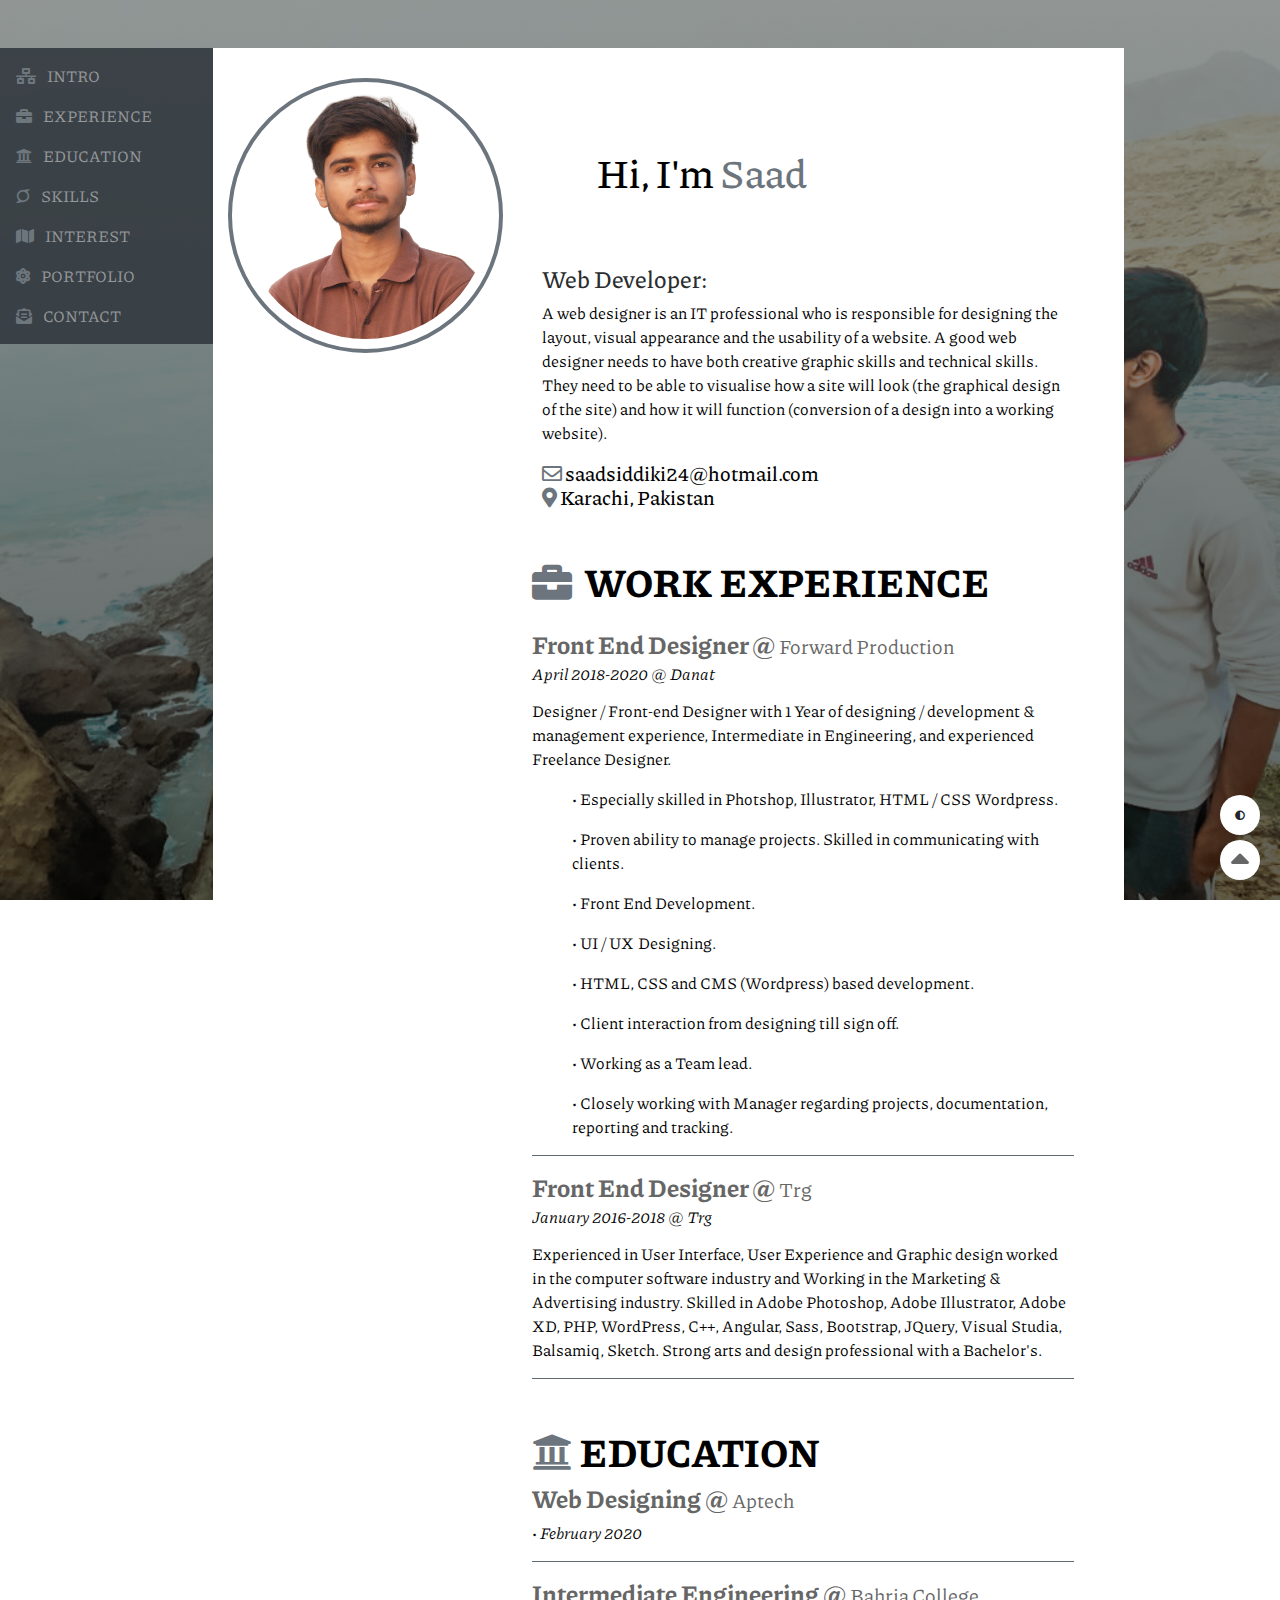
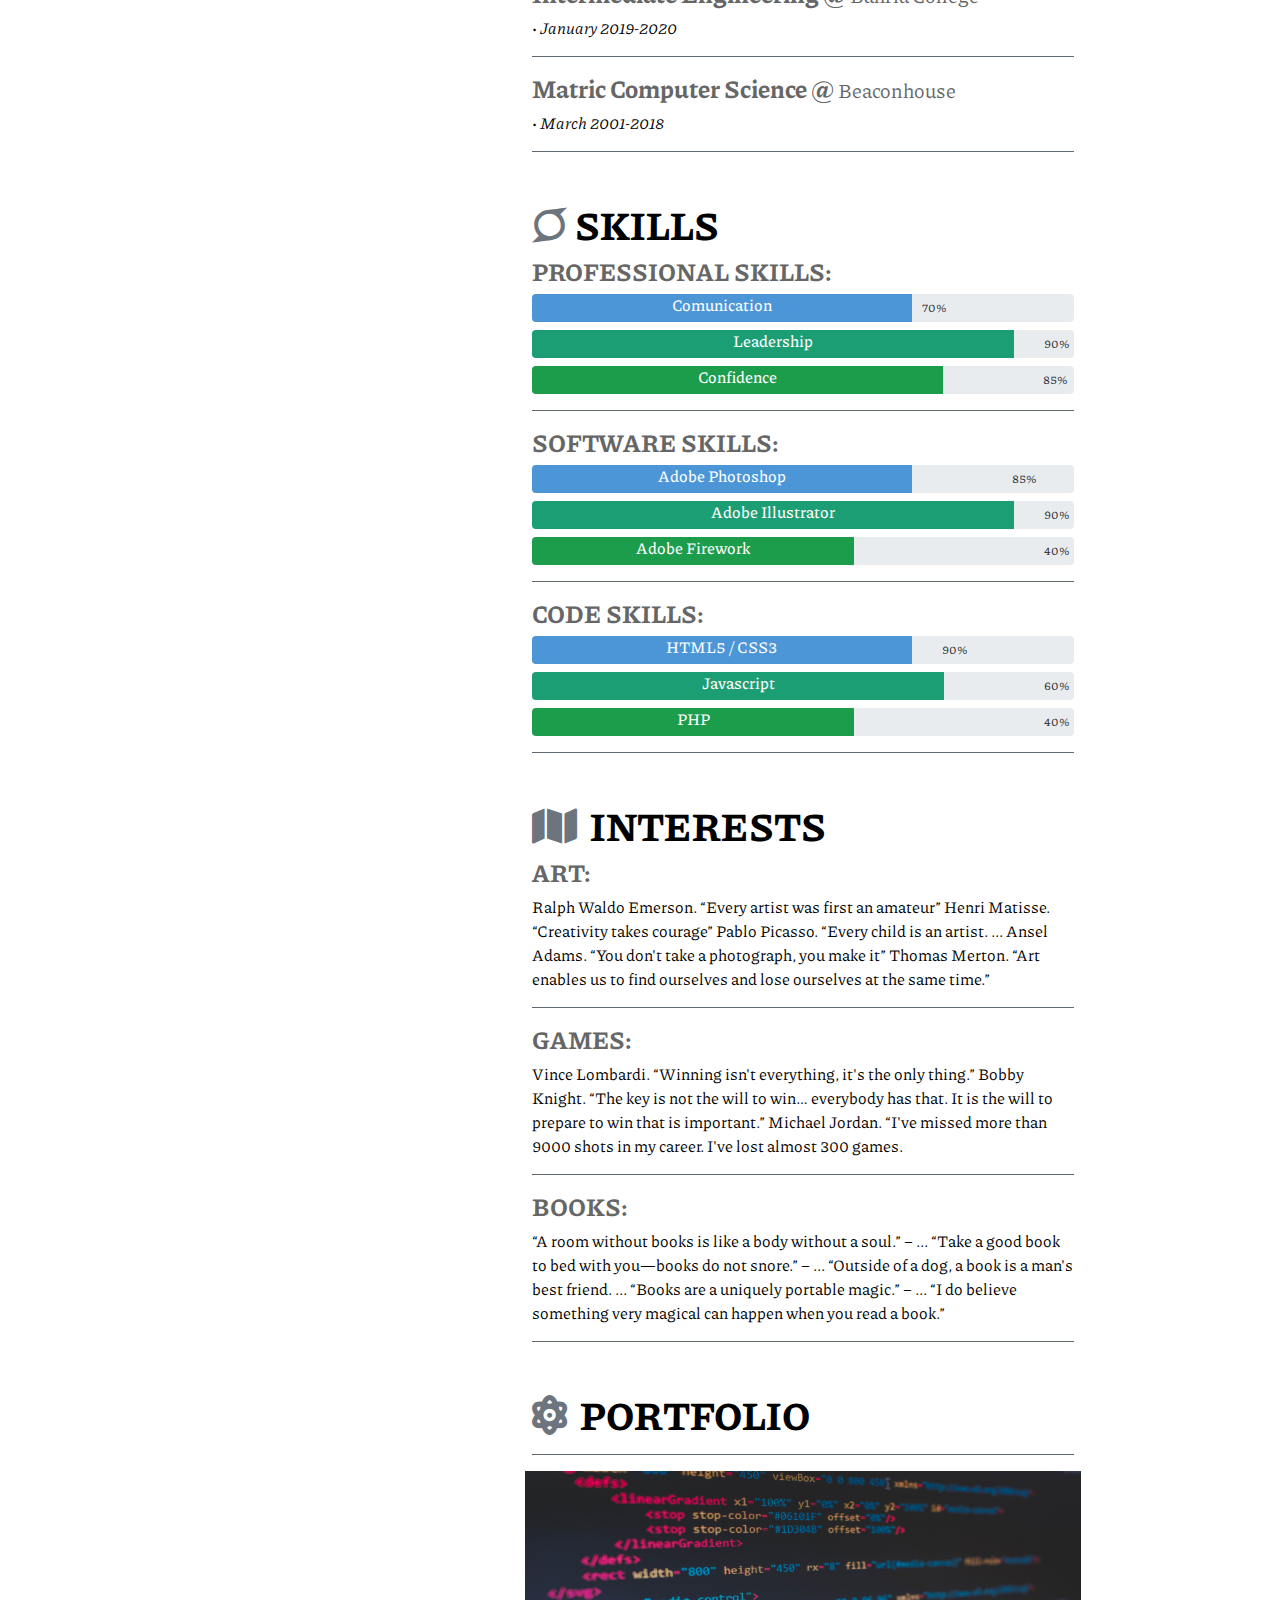
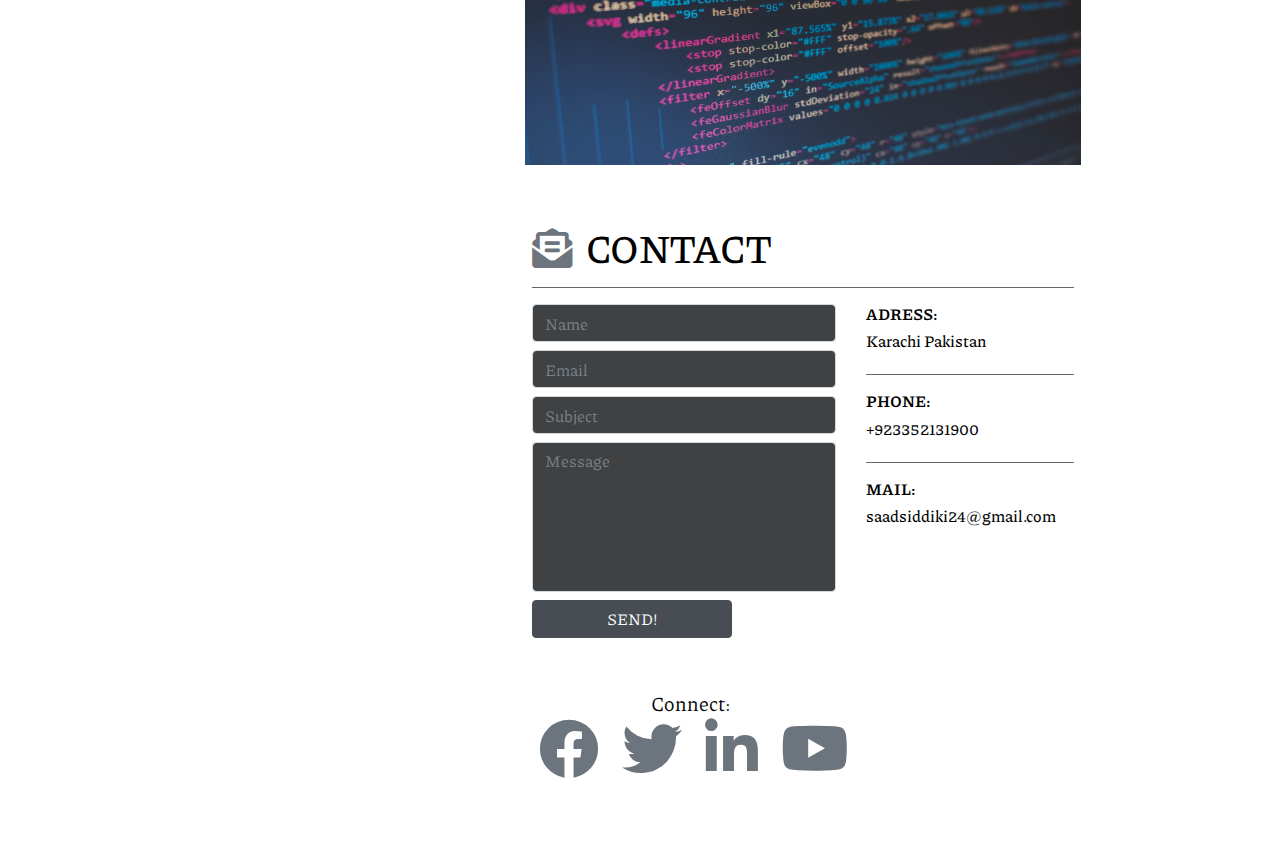
<file: Source Code/LTR/index.html>
<!DOCTYPE html>
	<html lang="en">

	<head>
		<meta charset="UTF-8">
		<meta name="description" content="Resume">
		<meta name="keywords" content="Resume, unica, creative, html">
		<meta name="viewport" content="width=device-width, initial-scale=1.0">
		<meta http-equiv="X-UA-Compatible" content="ie=edge">
		<meta name="viewport" content="width=device-width, initial-scale=1.0">
		<title>Resume</title>

		<!-- Css Linking Start -->
		
		<link href="https://fonts.googleapis.com/css2?family=Piazzolla:ital,wght@0,100;0,200;0,300;0,400;0,500;0,700;0,800;0,900;1,200;1,300;1,400;1,500;1,600;1,700;1,800;1,900&display=swap" rel="stylesheet">
		<link rel="stylesheet" href="css/all.min.css" type="text/css">
		<!-- <link href="css/style.css" rel="stylesheet" type="text/css">  -->
		<link href="css/bootstrap.min.css" rel="stylesheet" type="text/css">
		<link href="css/magnific-popup.css" rel="stylesheet" type="text/css">
		<!-- <link href="css/dark-style.css" rel="stylesheet" type="text/css"> -->
		<link rel="stylesheet" type="text/css" title="white" href="css/style.css" />
		<link rel="alternate stylesheet" type="text/css" title="dark" href="css/dark.css"  />
		



		<!-- Css Linking End -->

		<!-- Favicon Icon Start-->

		<link rel="shortcut icon" href="image/logo.png" type="image/logo">

		<!-- Favicon Icon End -->

	</head>

	<body>

	
	
		<!-- <button type="button" class="btn btn-dark contactbtn sid" onclick="switch_style('white');return false;" name="theme"value="White Theme" id="white">
		white Theme
	  </button>
	  <button type="button" class="btn btn-dark contactbtn sid" onclick="switch_style('dark');return false;" name="theme" value="Dark Theme" id="dark">
		Dark Theme
	  </button> -->
	
	

		<!-- Into Start -->
		<div class="container-fluid">
			<div class="row pt-5">
				<div class="col-2  by-nav">
					<nav class="navbar navbar-expand navbar-dark bg-dark flex-md-column flex-row align-items-start py-2">
						<div class="collapse navbar-collapse ">
							<ul class="flex-md-column flex-row navbar-nav p-0 m-auto">
								<li class="nav-item">
									<a class="nav-link pl-0" href="#" id="intro"><i class="fas fa-network-wired text-muted mr-2"></i> <span class="d-none d-md-inline">INTRO</span></a>
								</li>
								<li class="nav-item">
									<a class="nav-link pl-0" href="#work"><i class="fas fa-briefcase text-muted mr-2"></i> <span class="d-none d-md-inline">EXPERIENCE</span></a>
								</li>
								<li class="nav-item">
									<a class="nav-link pl-0" href="#education"><i class="fas fa-university text-muted mr-2"></i> <span class="d-none d-md-inline">EDUCATION</span></a>
								</li>
								<li class="nav-item">
									<a class="nav-link pl-0" href="#skills"><i class="fab fa-superpowers text-muted mr-2"></i> <span class="d-none d-md-inline">SKILLS</span></a>
								</li>
								<li class="nav-item">
									<a class="nav-link pl-0" href="#interest"><i class="fas fa-map text-muted mr-2"></i> <span class="d-none d-md-inline">INTEREST</span></a>
								</li>
								<li class="nav-item">
									<a class="nav-link pl-0" href="#portfolio"><i class="fas fa-atom text-muted mr-2"></i> <span class="d-none d-md-inline">PORTFOLIO</span></a>
								</li>
								<li class="nav-item">
									<a class="nav-link pl-0" href="#contact"><i class="fas fas fa-envelope-open-text text-muted mr-2"></i> <span class="d-none d-md-inline">CONTACT</span></a>
								</li>
							</ul>
						</div>
					</nav>
				</div>
			<div class="col-10">
				<div class="  main" >
					<div class="row function">
						<div class="col-md-4 did">
						
				<img src="image/1.png" alt="img.png" class="professional">
						</div>
						
				<div class="col-md-8 pad-r">

					<div class="col-md- able">
					<div class="myclass">
					<h1 class="custom">Hi, I'm
						 <span class="primary">Saad</span>
					</h1>
				<h4 class="color-2">Web Developer:</h4>
					<p class="main-text">
						A web designer is an IT professional who is responsible for designing the layout,
						visual appearance and the usability of a website.
						A good web designer needs to have both creative graphic skills and technical
						skills. They need to be able to visualise how a site will look (the graphical
						design of the site) and how it will function (conversion of a design into a working
						website).
							<h5 class="email-color">
								<i class="far fa-envelope text-muted"></i>
								saadsiddiki24@hotmail.com
								<div class="line-space"> </div>
								<i class="fas fa-map-marker-alt text-muted"></i>
								<span class="span1">Karachi, Pakistan</span>
							</h5>
								
					</p>
					</div>
				</div>
					<!-- Work Experience Start -->
				<div class="mt-5" id="work">
					<h1 class="workfont workload main-text">
						<i class="fas fa-briefcase text-muted mr-2"></i>
						WORK EXPERIENCE
					</h1>
					<p>
						<h3 class="job">Front End Designer<i> @</i> <small>Forward Production</small>
						<span class="danat">April 2018-2020 @ Danat</span></h3>
					</p>
					<p class="main-text">
						Designer / Front-end Designer with 1 Year of designing / development &
						management experience, Intermediate in Engineering, and experienced Freelance
						Designer.
							<ul class="main-text">
								• Especially skilled in Photshop, Illustrator, HTML / CSS Wordpress.
							</ul>
							<ul class="main-text">
								• Proven ability to manage projects. Skilled in communicating with clients.
							</ul>
							<ul class="main-text">
								• Front End Development.
							</ul>
							<ul class="main-text">
								• UI / UX Designing.
							</ul>
							<ul class="main-text">
								• HTML, CSS and CMS (Wordpress) based development.
							</ul>
							<ul class="main-text">
								• Client interaction from designing till sign off.
							</ul>
							<ul class="main-text">
								• Working as a Team lead.
							</ul>
							<ul class="main-text">
								• Closely working with Manager regarding projects, documentation, reporting and tracking.
							</ul>
				<hr class="secondary">
						<p>
							<h3 class="job">Front End Designer<i> @</i> <small>Trg</small>
							<span class="danat">January 2016-2018 @ Trg </span></h3>
						</p>
						<p class="main-text">
							Experienced in User Interface, User Experience and Graphic design worked in
							the computer software industry and Working in the Marketing & Advertising
							industry.
							Skilled in Adobe Photoshop, Adobe Illustrator, Adobe XD, PHP, WordPress,
							C++, Angular, Sass, Bootstrap, JQuery, Visual Studia, Balsamiq, Sketch.
							Strong arts and design professional with a Bachelor's.
						</p>
				<hr class="secondary" id="education">			
				</div>
			<!-- Work Experience End -->
				<!-- Education Start -->
			
				<div  class="mt-5">
					<h1 class="eduheading">
						<i class="fas fa-university text-muted mr-2"></i>EDUCATION 
					</h1>
					<h5 class="job">
						Web Designing @ <small> Aptech </small>
					</h5>
						<p class="danat">
							• February 2020
						</p>
				<hr class="secondary">									
					<h5 class="job">
						Intermediate Engineering @ <small> Bahria College </small>
					</h5>
						<p class="danat">
							• January 2019-2020
						</p>
				<hr class="secondary">			
					<h5 class="job">
						Matric Computer Science @ <small> Beaconhouse </small>
					</h5>
						<p class="danat">
							• March 2001-2018
						</p>
				<hr class="secondary" id="skills">									
				</div>
			
				<!-- Education End -->
				<!-- Skills Start -->
			
				<div  class="mt-5">
					<h1 class="workfont workload main-text">
						<i class="fab fa-superpowers text-muted mr-2"></i>SKILLS
					</h1>
					<h5 class="workfont job ">
						PROFESSIONAL SKILLS:
					</h5>
				<div class="progress barskills my-2">
				<div class="progress-bar progress-bar-primary barcolor">
					<h6>
						Comunication
					</h6>
				</div>
						<span class="span2">70%</span>
				</div>
				<div class="progress barskills my-2">
				<div class="progress-bar progress-bar-primary barcolor2">
					<h6>
						Leadership
					</h6>
				</div>
						<span class="color6">90%</span>
				</div>
				<div class="progress barskills">
				<div class="progress-bar progress-bar-primary barcolor3">
					<h6>
						Confidence
					</h6>
				</div>
						<span class="color7">85%</span>
				</div>
				<hr class="secondary">
					<h5 class="workfont job">
						SOFTWARE SKILLS:
					</h5>
				<div class="progress barskills my-2">
				<div class="progress-bar progress-bar-primary barcolor">
					<h6>
						Adobe Photoshop
					</h6>
				</div>
						<span class="color7">85%</span>
				</div>
				<div class="progress barskills my-2">
				<div class="progress-bar progress-bar-primary barcolor2">
					<h6>
						Adobe Illustrator
					</h6>
				</div>
						<span class="color6">90%</span>
				</div>
				<div class="progress barskills">
				<div class="progress-bar progress-bar-primary barcolor3">
					<h6>
						Adobe Firework
					</h6>
				</div>
						<span class="color8">40%</span>
				</div>
				<hr class="secondary">
					<h5 class="workfont job">
						CODE SKILLS:
					</h5>
				<div class="progress barskills my-2">
				<div class="progress-bar progress-bar-primary barcolor">
					<h6>
						HTML5 / CSS3
					</h6>
				</div>
						<span class="color6">90%</span>
				</div>
				<div class="progress barskills my-2">
				<div class="progress-bar progress-bar-primary barcolor2">
					<h6>
						Javascript
					</h6>
				</div>
						<span class="color9">60%</span>
				</div>
				<div class="progress barskills">
				<div class="progress-bar progress-bar-primary barcolor3">
					<h6>
						PHP
					</h6>
				</div>
						<span class="color8">40%</span>
				</div>
				</div>
				<hr class="secondary" id="interest">
			
				<!-- Skills End -->
				<!-- Interest Start -->
			
				<div  class="mt-5">
					<h1 class="workfont workload main-text">
						<i class="fas fa-map text-muted mr-2"></i> INTERESTS
					</h1>
					<h5 class="workfont job">
						ART:
					</h5>
						<p class="main-text">
							Ralph Waldo Emerson. “Every artist was first an amateur”
							Henri Matisse. “Creativity takes courage”
							Pablo Picasso. “Every child is an artist. ...
							Ansel Adams. “You don't take a photograph, you make it”
							Thomas Merton. “Art enables us to find ourselves and lose ourselves at the same
							time.”
						</p>
				<hr class="secondary">										
					<h5 class="workfont job">
						GAMES:
					</h5>
						<p class="main-text">
							Vince Lombardi. “Winning isn't everything, it's the only thing.”
							Bobby Knight. “The key is not the will to win… everybody has that. It is the
							will to prepare to win that is important.”
							Michael Jordan. “I've missed more than 9000 shots in my career. I've lost
							almost 300 games.
						</p>
				<hr class="secondary">									
					<h5 class="workfont job">
						BOOKS:
					</h5>
						<p class="main-text">
							“A room without books is like a body without a soul.” – ...
							“Take a good book to bed with you—books do not snore.” – ...
							“Outside of a dog, a book is a man's best friend. ...
							“Books are a uniquely portable magic.” – ...
							“I do believe something very magical can happen when you read a book.”
							<hr class="secondary" id="portfolio">
						</p>
				</div>
			
				<!-- Interest End -->
					<!-- Portfolio Start -->
			
					<div  class="mt-5">
						<h1 class="portheading">
							<i class="fas fa-atom text-muted mr-2"></i> PORTFOLIO
						</h1>
					<hr class="secondary">
					<div class="row">
					<div class="column dot">
						<img src="image/portfolio-item1-photo-thumb.jpg"onclick="openModal();currentSlide(1)" class="hover-shadow cursor">
					</div>
					</div>
					<div id="myModal" class="modal">
						<span class="close cursor" onclick="closeModal()">&times;</span>
					<div class="modal-content">
					<div class="mySlides">
					<div class="numbertext">1 / 4</div>
						<img src="image/portfolio-item1-photo-thumb.jpg" class="slide-image">
							<p class="focus"> Focus this picture </p>
					</div>
					<div class="mySlides">
					<div class="numbertext">2 / 4</div>
						<img src="image/portfolio-item2-photo-thumb.jpg" class="slide-image">
							<p class="focus"> WOrk-Load </p>
					</div>
					<div class="mySlides">
					<div class="numbertext">3 / 4</div>
						<img src="image/portfolio-item3-photo-thumb.jpg" class="slide-image">
							<p class="focus"> Javascript </p>
					</div>
					<div class="mySlides">
					<div class="numbertext">4 / 4</div>
						<img src="image/portfolio-item4-photo-thumb.jpg" class="slide-image">
							<p class="focus"> VS/Code</p>
					</div>
								<a class="prev" onclick="plusSlides(-1)">&#10094;</a>
								<a class="next" onclick="plusSlides(1)">&#10095;</a>
					<div class="caption-container" >
							<p id="caption"></p>
					</div>
					</div>
					</div>
					</div>
				
					<!-- Portfolio End -->
					<!-- Content Start -->
				<div class="number" id="contact">
					<div >
						<h1 class="file main-text">
							<i class="fas fas fa-envelope-open-text text-muted mr-2"></i> CONTACT
						</h1>
					<hr class="secondary">
					<div class="row">
					<div class="col-md-7">
						<label class="backlabel">
							<input class="form-control color11" type="text" placeholder="Name">
						</label>
						<label class="backlabel">
							<input class="form-control color11" type="text" placeholder="Email">
						</label>
						<label class="backlabel">
							<input class="form-control color11" type="text" placeholder="Subject">
						</label>
						<label class="backlabel">
							<input class="form-control color12" type="text" placeholder="Message">
						</label>
								<button type="button" class="btn btn-dark contactbtn sid">
									SEND!
								</button>
					</div>
					<div class="col-md-5 contact1 main-text">
						<h6 class="workfont">ADRESS:</h6>
						<h6 class="contactheading">Karachi Pakistan</h6>
					<hr class="secondary">
						<h6 class="workfont">PHONE:</h6>
						<h6 class="contactheading">+923352131900</h6>
					<hr class="secondary">
						<h6 class="workfont">MAIL:</h6>
						<h6 class="contactheading">saadsiddiki24@gmail.com</h6>
					</div>
					<div class="social-us">
						Connect:
						<h5 class="fa-icon pl-3 mb-5">
								<button class="social-icons">
									<i class="fab fa-3x fa-facebook text-muted mr-2"></i>
									<a href="https://www.facebook.com/">
									</a>
								</button>
								<button class="social-icons">
									<i class="fab fa-3x fa-twitter text-muted mr-2"></i>
									<a href="https://twitter.com/">
									</a>
								</button>
								<button class="social-icons">
									<i class="fab fa-3x fa-linkedin-in text-muted mr-2"></i>
									<a href="https://www.linkedin.com/	">
									</a>
								</button>
								<button class="social-icons">
									<i class="fab fa-3x fa-youtube text-muted mr-2"></i>
									<a href="https://www.youtube.com/">
									</a>
								</button>
						</h5>
					</div>	
				</div>
				</div>
			</div>
			<!-- Content End-->
					
			
			<!-- Intro End -->
			
			</div>
			</div>
			</div>
			</div>
			
			</div>
			</div>
			</div>
			</div>

				<!--Back To Top-->
			
				<a id="switch" class="pointerCursor mode-floater theme-button" title="Enable Dark Mode">
					<i  class="fas fa-adjust mode-float-icon"></i>
					</a>
			
				<a href="#" class="back-to-top">
					<i class="fas fa-sort-up text-muted"></i>
				</a>
				
				<!-- Back To Top --> 
			</main>
		</div>
	</div>	

		<!-- Linking Start -->

		<script src="https://cdnjs.cloudflare.com/ajax/libs/jquery/3.5.1/jquery.min.js" integrity="sha512-bLT0Qm9VnAYZDflyKcBaQ2gg0hSYNQrJ8RilYldYQ1FxQYoCLtUjuuRuZo+fjqhx/qtq/1itJ0C2ejDxltZVFg==" crossorigin="anonymous"></script>
		<script src="js/bootstrap.min.js" type="text/script"></script>
		<script src="js/srcipt-main.js"></script>

		<!--Linking End-->

		  	


	</body>

	</html>
</file>
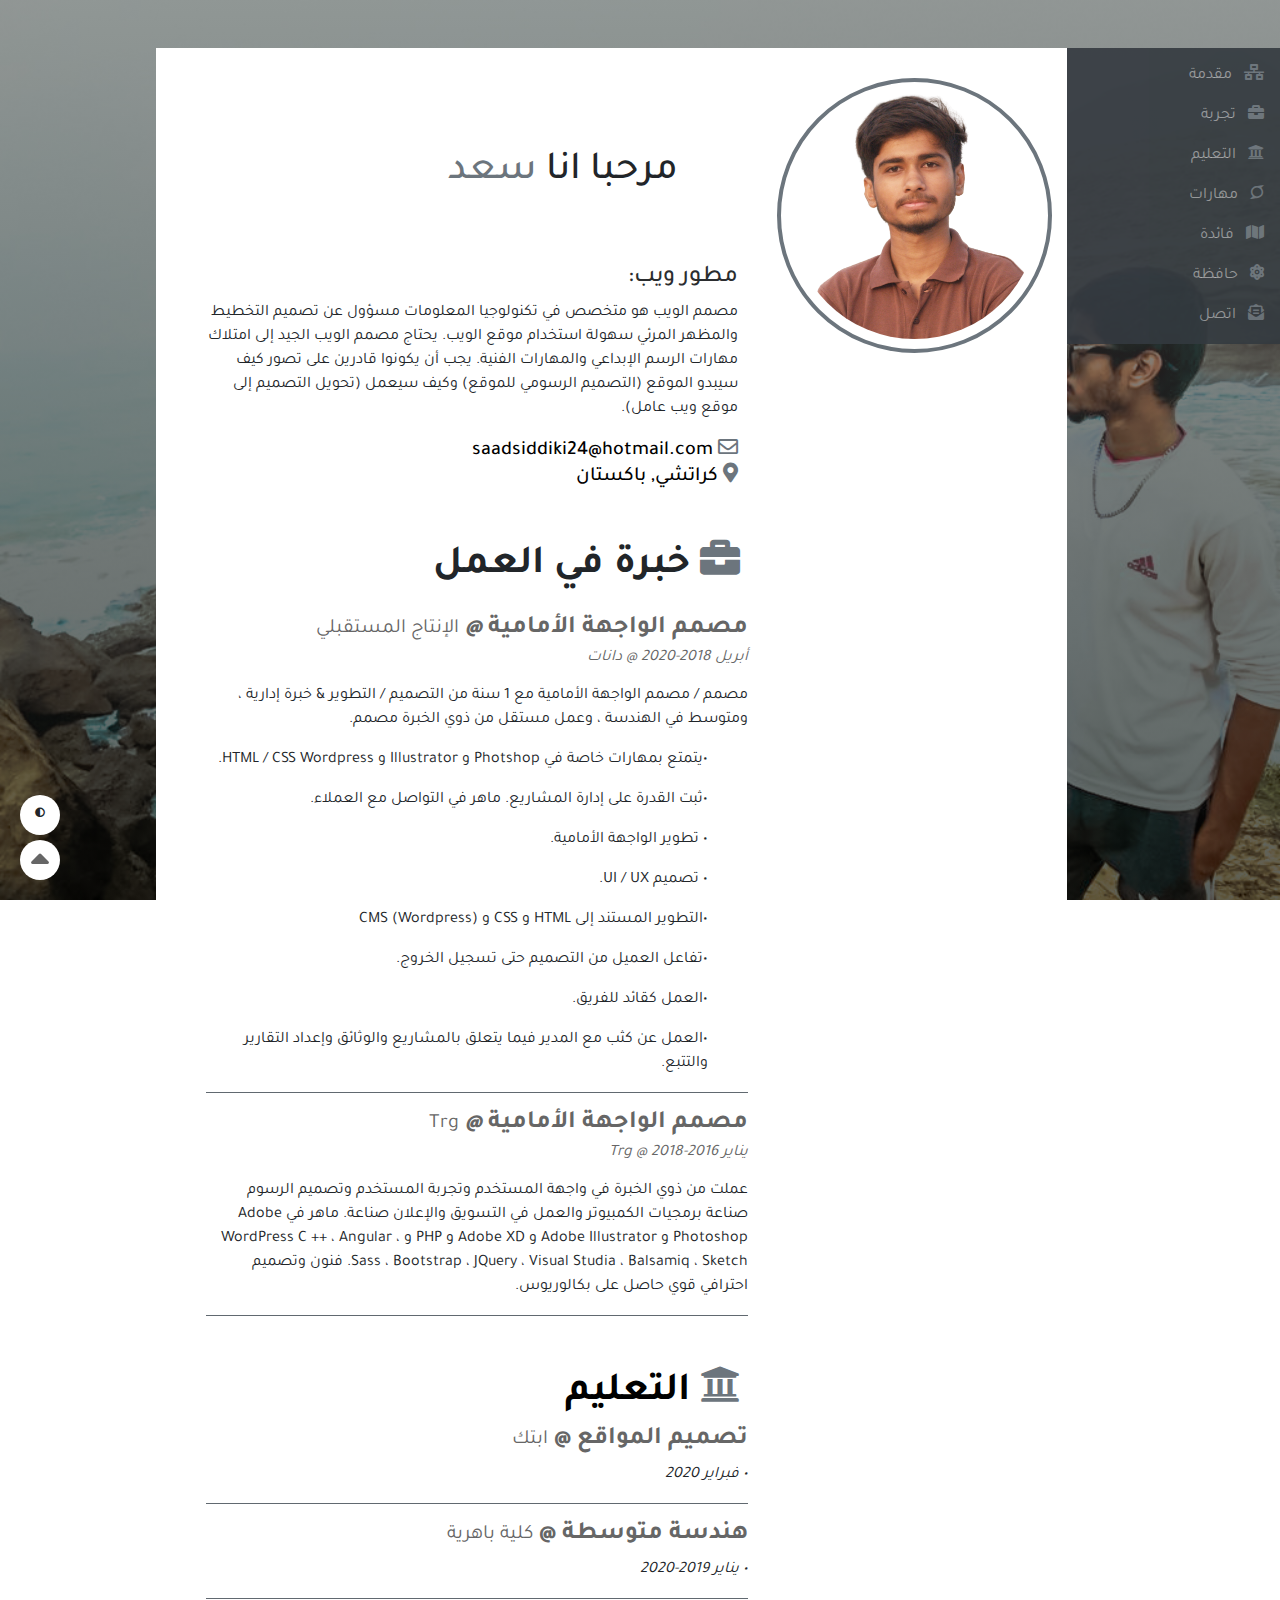
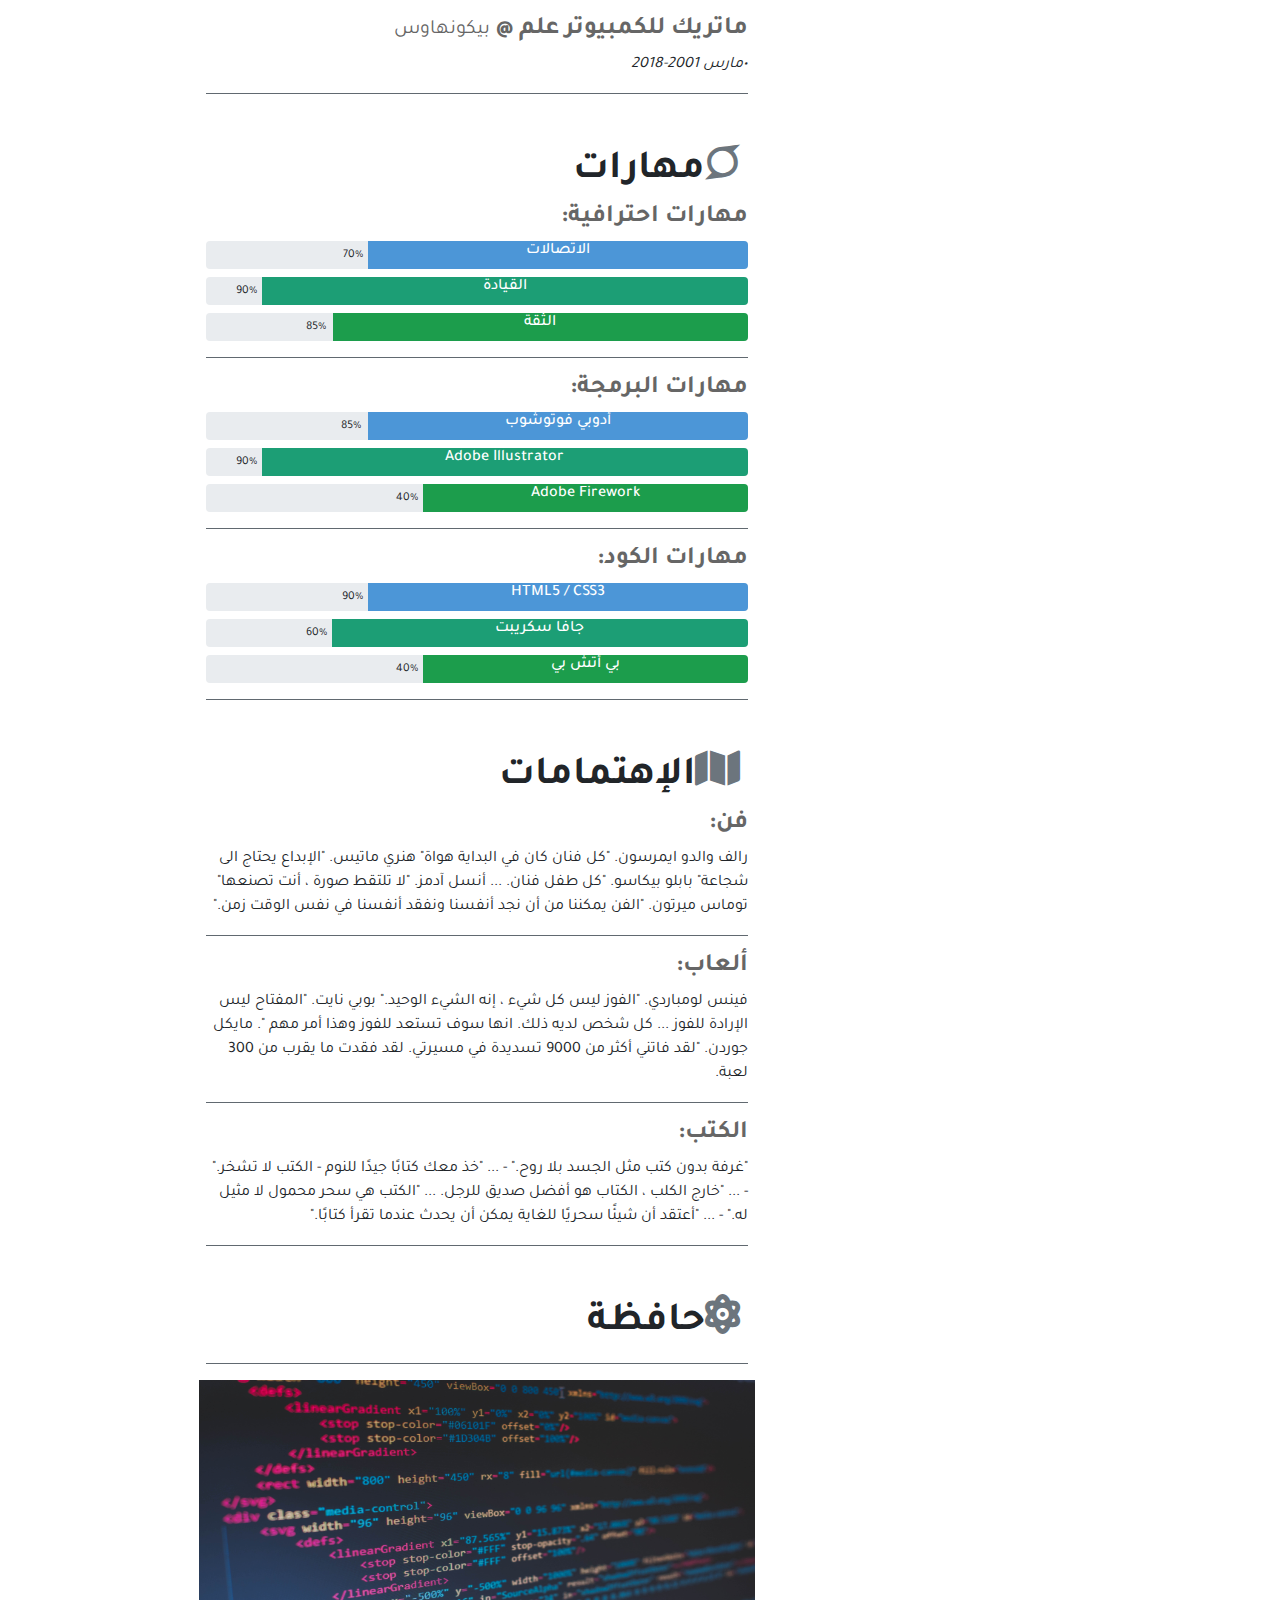
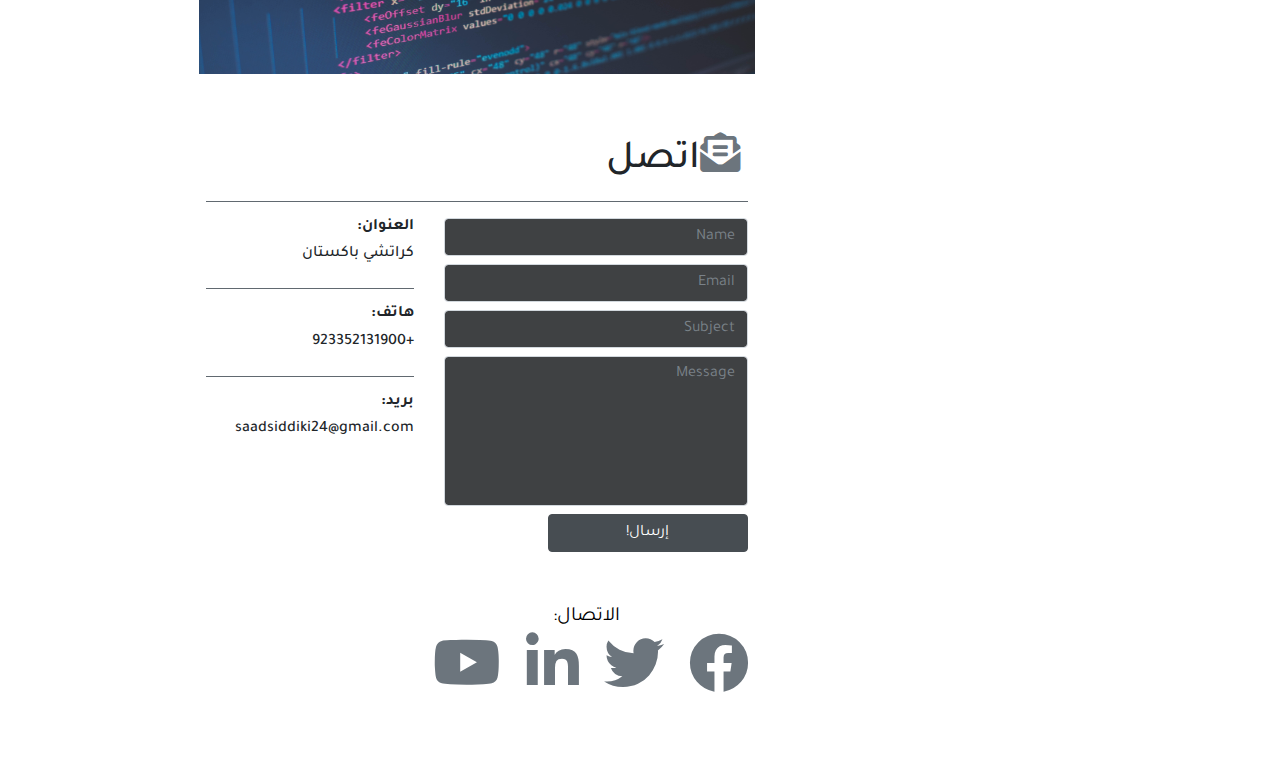
<file: Source Code/RTL/index.html>
<!DOCTYPE html>
	<html lang="ar">

	<head>
		<meta charset="UTF-8">
		<meta name="description" content="مطور ويب">
		<meta name="keywords" content="مطور ويب, unica, creative, html">
		<meta name="viewport" content="width=device-width, initial-scale=1.0">
		<meta http-equiv="X-UA-Compatible" content="ie=edge">
		<meta name="viewport" content="width=device-width, initial-scale=1.0">
		<title>مطور ويب</title>

		<!-- Css Linking Start -->

		<link href="https://fonts.googleapis.com/css2?family=Tajawal:wght@200;300&display=swap" rel="stylesheet">
		<link rel="stylesheet" href="css/all.min.css" type="text/css">
		<link href="css/bootstrap.min.css" rel="stylesheet" type="text/css">
		<link href="css/magnific-popup.css" rel="stylesheet" type="text/css">
		<link rel="stylesheet" type="text/css" title="white" href="css/style.css" />
		<link rel="alternate stylesheet" type="text/css" title="dark" href="css/dark.css"  />

		<!-- Css Linking End -->

		<!-- Favicon Icon Start-->

		<link rel="shortcut icon" href="image/logo 5.png" type="image/logo">

		<!-- Favicon Icon End -->

		

	</head>

	<body>
	
		
		

			<!-- Into Start -->

			<div class="container-fluid">
				<div class="row pt-5">
					<div class="col-2  by-nav">
						<nav class="navbar navbar-expand navbar-dark bg-dark flex-md-column flex-row align-items-start py-2">
							<div class="collapse navbar-collapse ">
								<ul class="flex-md-column flex-row navbar-nav p-0 m-auto">
									<li class="nav-item">
										<a class="nav-link pr-0" href="#" id="intro"><i class="fas fa-network-wired text-muted ml-2"></i> <span class="d-none d-md-inline">مقدمة</span></a>
									</li>
									<li class="nav-item">
										<a class="nav-link pr-0" href="#work"><i class="fas fa-briefcase text-muted ml-2"></i> <span class="d-none d-md-inline">تجربة</span></a>
									</li>
									<li class="nav-item">
										<a class="nav-link pr-0" href="#education"><i class="fas fa-university text-muted ml-2"></i> <span class="d-none d-md-inline">التعليم</span></a>
									</li>
									<li class="nav-item">
										<a class="nav-link pr-0" href="#skills"><i class="fab fa-superpowers text-muted ml-2"></i> <span class="d-none d-md-inline">مهارات</span></a>
									</li>
									<li class="nav-item">
										<a class="nav-link pr-0" href="#interest"><i class="fas fa-map text-muted ml-2"></i> <span class="d-none d-md-inline">فائدة</span></a>
									</li>
									<li class="nav-item">
										<a class="nav-link pr-0" href="#portfolio"><i class="fas fa-atom text-muted ml-2"></i> <span class="d-none d-md-inline">حافظة</span></a>
									</li>
									<li class="nav-item">
										<a class="nav-link pr-0" href="#contact"><i class="fas fas fa-envelope-open-text text-muted ml-2"></i> <span class="d-none d-md-inline">اتصل</span></a>
									</li>
								</ul>
							</div>
						</nav>
					</div>
					<div class="col-10">
						<div class=" main" >
							<div class="row function">
								<div class="col-md-4 did">
								
						<img src="image/1.png" alt="img.png" class="professional">
								</div>
								
						<div class="col-md-8 pad-l">
		
							<div class="col-md- able">
							<div class="myclass">
							<h1 class="custom">مرحبا انا 
								 <span class="primary">سعد</span>
							</h1>
						<h4 class="color-2">مطور ويب:</h4>
							<p class="main-text">
								مصمم الويب هو متخصص في تكنولوجيا المعلومات مسؤول عن تصميم التخطيط والمظهر المرئي
					سهولة استخدام موقع الويب. يحتاج مصمم الويب الجيد إلى امتلاك مهارات الرسم الإبداعي
					والمهارات الفنية. يجب أن يكونوا قادرين على تصور كيف سيبدو الموقع (التصميم الرسومي
					للموقع) وكيف سيعمل (تحويل التصميم إلى موقع ويب عامل).
						<h5 class="email-color">
										<i class="far fa-envelope text-muted"></i>
										saadsiddiki24@hotmail.com
										<div class="line-space"> </div>
										<i class="fas fa-map-marker-alt text-muted"></i>
										<span class="span1">كراتشي, باكستان</span>
									</h5>			
							</p>
							</div>
						</div>

							<!-- Work Experience Start -->

						<div class="mt-5" id="work">
							<h1 class="workfont workload main-text">
								<i class="fas fa-briefcase text-muted mr-2"></i>
								خبرة في العمل
							</h1>
							<p>
								<h3 class="job">مصمم الواجهة الأمامية<i> @</i> <small>الإنتاج المستقبلي</small>
								<span class="danat">أبريل 2018-2020 @ دانات</span></h3>
							</p>
							<p class="main-text">
								مصمم / مصمم الواجهة الأمامية مع 1 سنة من التصميم / التطوير &
خبرة إدارية ، ومتوسط ​​في الهندسة ، وعمل مستقل من ذوي الخبرة
مصمم.
									<ul class="main-text">
										•يتمتع بمهارات خاصة في Photshop و Illustrator و HTML / CSS Wordpress.
									</ul>
									<ul class="main-text">
										•ثبت القدرة على إدارة المشاريع. ماهر في التواصل مع العملاء.
									</ul>
									<ul class="main-text">
										• تطوير الواجهة الأمامية.
									</ul>
									<ul class="main-text">
										• 
										تصميم UI / UX.
									</ul>
									<ul class="main-text">
										•التطوير المستند إلى HTML و CSS و CMS (Wordpress)
									</ul>
									<ul class="main-text">
										•تفاعل العميل من التصميم حتى تسجيل الخروج.
									</ul>
									<ul class="main-text">
										•العمل كقائد للفريق.
									</ul>
									<ul class="main-text">
										•العمل عن كثب مع المدير فيما يتعلق بالمشاريع والوثائق وإعداد التقارير والتتبع.
									</ul>
						<hr class="secondary">
								<p>
									<h3 class="job">مصمم الواجهة الأمامية<i> @</i> <small>Trg</small>
									<span class="danat">يناير 2016-2018 @ Trg </span></h3>
								</p>
								<p class="main-text">
									عملت من ذوي الخبرة في واجهة المستخدم وتجربة المستخدم وتصميم الرسوم
صناعة برمجيات الكمبيوتر والعمل في التسويق والإعلان
صناعة.
ماهر في Adobe Photoshop و Adobe Illustrator و Adobe XD و PHP و WordPress
C ++ ، Angular ، Sass ، Bootstrap ، JQuery ، Visual Studia ، Balsamiq ، Sketch.
فنون وتصميم احترافي قوي حاصل على بكالوريوس.
								</p>
						<hr class="secondary" id="education">			
						</div>
					<!-- Work Experience End -->

						<!-- Education Start -->
					
						<div  class="mt-5">
							<h1 class="eduheading">
								<i class="fas fa-university text-muted mr-2"></i> التعليم
							</h1>
							<h5 class="job">
								تصميم المواقع @ <small> ابتك </small>
							</h5>
								<p class="danat">
									• فبراير 2020
								</p>
						<hr class="secondary">									
							<h5 class="job">
								هندسة متوسطة @ <small> كلية باهرية </small>
							</h5>
								<p class="danat">
									• يناير 2019-2020
								</p>
						<hr class="secondary">			
							<h5 class="job">
								ماتريك للكمبيوتر علم @ <small> بيكونهاوس </small>
							</h5>
								<p class="danat">
									•مارس 2001-2018
								</p>
						<hr class="secondary" id="skills">									
						</div>
					
						<!-- Education End -->

						<!-- Skills Start -->
					
						<div  class="mt-5">
							<h1 class="workfont workload main-text">
								<i class="fab fa-superpowers text-muted mr-2"></i>مهارات
							</h1>
							<h5 class="workfont job ">
								مهارات احترافية:
							</h5>
						<div class="progress barskills my-2">
						<div class="progress-bar progress-bar-primary barcolor">
							<h6>
								الاتصالات
							</h6>
						</div>
								<span class="span2">70%</span>
						</div>
						<div class="progress barskills my-2">
						<div class="progress-bar progress-bar-primary barcolor2">
							<h6>
								القيادة
							</h6>
						</div>
								<span class="color6">90%</span>
						</div>
						<div class="progress barskills">
						<div class="progress-bar progress-bar-primary barcolor3">
							<h6>
								الثقة
							</h6>
						</div>
								<span class="color7">85%</span>
						</div>
						<hr class="secondary">
							<h5 class="workfont job">
								مهارات البرمجة:
							</h5>
						<div class="progress barskills my-2">
						<div class="progress-bar progress-bar-primary barcolor">
							<h6>
								أدوبي فوتوشوب
							</h6>
						</div>
								<span class="color7">85%</span>
						</div>
						<div class="progress barskills my-2">
						<div class="progress-bar progress-bar-primary barcolor2">
							<h6>
								Adobe Illustrator
							</h6>
						</div>
								<span class="color6">90%</span>
						</div>
						<div class="progress barskills">
						<div class="progress-bar progress-bar-primary barcolor3">
							<h6>
								Adobe Firework
							</h6>
						</div>
								<span class="color8">40%</span>
						</div>
						<hr class="secondary">
							<h5 class="workfont job">
								مهارات الكود:
							</h5>
						<div class="progress barskills my-2">
						<div class="progress-bar progress-bar-primary barcolor">
							<h6>
								HTML5 / CSS3
							</h6>
						</div>
								<span class="color6">90%</span>
						</div>
						<div class="progress barskills my-2">
						<div class="progress-bar progress-bar-primary barcolor2">
							<h6>
								جافا سكريبت
							</h6>
						</div>
								<span class="color9">60%</span>
						</div>
						<div class="progress barskills">
						<div class="progress-bar progress-bar-primary barcolor3">
							<h6>
								بي أتش بي
							</h6>
						</div>
								<span class="color8">40%</span>
						</div>
						</div>
						<hr class="secondary" id="interest">
					
						<!-- Skills End -->

						<!-- Interest Start -->
					
						<div  class="mt-5">
							<h1 class="workfont workload main-text">
								<i class="fas fa-map text-muted mr-2"></i>الإهتمامات
							</h1>
							<h5 class="workfont job">
								فن:
							</h5>
								<p class="main-text">
									رالف والدو ايمرسون. "كل فنان كان في البداية هواة"
									هنري ماتيس. "الإبداع يحتاج الى شجاعة"
									بابلو بيكاسو. "كل طفل فنان. ...
									أنسل آدمز. "لا تلتقط صورة ، أنت تصنعها"
									توماس ميرتون. "الفن يمكننا من أن نجد أنفسنا ونفقد أنفسنا في نفس الوقت
									زمن."
								</p>
						<hr class="secondary">										
							<h5 class="workfont job">
								ألعاب:
							</h5>
								<p class="main-text">
									فينس لومباردي. "الفوز ليس كل شيء ، إنه الشيء الوحيد."
بوبي نايت. "المفتاح ليس الإرادة للفوز ... كل شخص لديه ذلك. انها
سوف تستعد للفوز وهذا أمر مهم ".
مايكل جوردن. "لقد فاتني أكثر من 9000 تسديدة في مسيرتي. لقد فقدت
ما يقرب من 300 لعبة.
								</p>
						<hr class="secondary">									
							<h5 class="workfont job">
								الكتب:
							</h5>
								<p class="main-text">
									"غرفة بدون كتب مثل الجسد بلا روح." - ...
"خذ معك كتابًا جيدًا للنوم - الكتب لا تشخر." - ...
"خارج الكلب ، الكتاب هو أفضل صديق للرجل. ...
"الكتب هي سحر محمول لا مثيل له." - ...
"أعتقد أن شيئًا سحريًا للغاية يمكن أن يحدث عندما تقرأ كتابًا."
									<hr class="secondary" id="portfolio">
								</p>
						</div>
					
						<!-- Interest End -->

						<!-- Portfolio Start -->
					
							<div  class="mt-5">
								<h1 class="portheading">
									<i class="fas fa-atom text-muted mr-2"></i>حافظة
								</h1>
							<hr class="secondary">
							<div class="row">
							<div class="column dot">
								<img src="image/portfolio-item1-photo-thumb.jpg"onclick="openModal();currentSlide(1)" class="hover-shadow cursor">
							</div>
							</div>
							<div id="myModal" class="modal">
								<span class="close cursor" onclick="closeModal()">&times;</span>
							<div class="modal-content">
							<div class="mySlides">
							<div class="numbertext">1 / 4</div>
								<img src="image/portfolio-item1-photo-thumb.jpg" class="slide-image">
									<p class="focus"> ركز هذه الصورة </p>
							</div>
							<div class="mySlides">
							<div class="numbertext">2 / 4</div>
								<img src="image/portfolio-item2-photo-thumb.jpg" class="slide-image">
									<p class="focus">عبء العمل </p>
							</div>
							<div class="mySlides">
							<div class="numbertext">3 / 4</div>
								<img src="image/portfolio-item3-photo-thumb.jpg" class="slide-image">
									<p class="focus"> جافا سكريبت </p>
							</div>
							<div class="mySlides">
							<div class="numbertext">4 / 4</div>
								<img src="image/portfolio-item4-photo-thumb.jpg" class="slide-image">
									<p class="focus">VS / كود</p>
							</div>
										<a class="prev" onclick="plusSlides(-1)">&#10094;</a>
										<a class="next" onclick="plusSlides(1)">&#10095;</a>
							<div class="caption-container" >
									<p id="caption"></p>
							</div>
							</div>
							</div>
							</div>
						
							<!-- Portfolio End -->

							<!-- Content Start -->
						<div class="number" id="contact">
							<div >
								<h1 class="file main-text">
									<i class="fas fas fa-envelope-open-text text-muted mr-2"></i>اتصل
								</h1>
							<hr class="secondary">
							<div class="row">
							<div class="col-md-7">
								<label class="backlabel">
									<input class="form-control color11" type="text" placeholder="Name">
								</label>
								<label class="backlabel">
									<input class="form-control color11" type="text" placeholder="Email">
								</label>
								<label class="backlabel">
									<input class="form-control color11" type="text" placeholder="Subject">
								</label>
								<label class="backlabel">
									<input class="form-control color12" type="text" placeholder="Message">
								</label>
										<button type="button" class="btn btn-dark contactbtn sid">
											إرسال!
										</button>
							</div>
							<div class="col-md-5 contact1 main-text">
								<h6 class="workfont">العنوان:</h6>
								<h6 class="contactheading">كراتشي باكستان</h6>
							<hr class="secondary">
								<h6 class="workfont">هاتف:</h6>
								<h6 class="contactheading">+923352131900</h6>
							<hr class="secondary">
								<h6 class="workfont">بريد:</h6>
								<h6 class="contactheading">saadsiddiki24@gmail.com</h6>
							</div>
							<div class="social-us">
								الاتصال:
								<h5 class="fa-icon pl-3 mb-5">
										<button class="social-icons">
											<i class="fab fa-3x fa-facebook text-muted mr-2"></i>
											<a href="https://www.facebook.com/">
											</a>
										</button>
										<button class="social-icons">
											<i class="fab fa-3x fa-twitter text-muted mr-2"></i>
											<a href="https://twitter.com/">
											</a>
										</button>
										<button class="social-icons">
											<i class="fab fa-3x fa-linkedin-in text-muted mr-2"></i>
											<a href="https://www.linkedin.com/	">
											</a>
										</button>
										<button class="social-icons">
											<i class="fab fa-3x fa-youtube text-muted mr-2"></i>
											<a href="https://www.youtube.com/">
											</a>
										</button>
								</h5>
							</div>	
						</div>
						</div>
					</div>

					<!-- Content End-->

					<!-- Intro End -->
					
					
					</div>
					</div>
					</div>
					</div>
					
					</div>
					</div>
					</div>
					</div>
					
					<!--Back To Top-->
					

					
				<a id="switch" class="pointerCursor mode-floater theme-button" title="Enable Dark Mode">
					<i  class="fas fa-adjust mode-float-icon"></i>
					</a>
						<a href="#" class="back-to-top">
							<i class="fas fa-sort-up text-muted"></i>
						</a>
					
					<!-- Back To Top --> 

					</main>
				</div>
			</div>	

		<!-- Linking Start -->

		<script src="https://cdnjs.cloudflare.com/ajax/libs/jquery/3.5.1/jquery.min.js" integrity="sha512-bLT0Qm9VnAYZDflyKcBaQ2gg0hSYNQrJ8RilYldYQ1FxQYoCLtUjuuRuZo+fjqhx/qtq/1itJ0C2ejDxltZVFg==" crossorigin="anonymous"></script>
		<script src="js/bootstrap.min.js"></script>
		<script src="js/srcipt-main.js"></script>

		<!--Linking End-->

	</body>

	</html>
</file>
<file: Source Code/LTR/css/style.css>
body {

		background: linear-gradient(rgba(107, 102, 102, 0.5), rgba(0, 0, 0, 0.5)), url(../image/klaus.jpg);
		background-attachment: fixed;
		background-size: cover;
		font-family: 'Piazzolla', serif !important;

		-webkit-font-smoothing: antialiased;
		/* opacity: 0.5; */
		direction: ltr;
		text-align: left !important;
	}

	/*-- Language button start --*/

	.button {

		background-color: #2b2d2f;
		border: none;
		color: white;
		padding: 15px 30px;
		text-align: center;
		text-decoration: none;
		font-size: 17px;
		margin: 5px 3px;
		cursor: pointer;
		-webkit-transition-duration: 0.4s;
		/* Safari */
		transition-duration: 0.4s;
		border-radius: 30px;
		outline: none !important;
	}

	.main-text{
		color: #000;
	}

	.button3:hover {

		box-shadow: 0 12px 16px 0 rgba(0, 0, 0, 0.24), 0 17px 50px 0 rgba(0, 0, 0, 0.19);
	}

	/*-- Language button End --*/

	/*-- Preloder Start --*/


	#preloder {

		position: fixed;
		width: 100%;
		height: 100%;
		top: 0;
		left: 0;
		z-index: 999999;
		background: #000;
	}

	.loader {

		width: 40px;
		height: 40px;
		position: absolute;
		top: 50%;
		left: 50%;
		margin-top: -13px;
		margin-left: -13px;
		border-radius: 60px;
		animation: loader 0.8s linear infinite;
		-webkit-animation: loader 0.8s linear infinite;
	}

	@keyframes loader {
		0% {

			-webkit-transform: rotate(0deg);
			transform: rotate(0deg);
			border: 4px solid #f44336;
			border-left-color: transparent;
		}

		50% {

			-webkit-transform: rotate(180deg);
			transform: rotate(180deg);
			border: 4px solid #673ab7;
			border-left-color: transparent;
		}

		100% {

			-webkit-transform: rotate(360deg);
			transform: rotate(360deg);
			border: 4px solid #f44336;
			border-left-color: transparent;
		}
	}

	@-webkit-keyframes loader {
		0% {

			webkit-transform: rotate(0deg);
			border: 4px solid #f44336;
			border-left-color: transparent;
		}

		50% {

			webkit-transform: rotate(180deg);
			border: 4px solid #673ab7;
			border-left-color: transparent;
		}

		100% {

			webkit-transform: rotate(360deg);
			border: 4px solid #f44336;
			border-left-color: transparent;
		}
	}

	.spacial-controls {

		position: fixed;
		width: 111px;
		height: 91px;
		top: 0;
		right: 0;
		z-index: 999;
	}

	.spacial-controls .search-switch {

		display: block;
		height: 100%;
		padding-top: 30px;
		background: #323232;
		text-align: center;
		cursor: pointer;
	}

	.search-model {

		display: none;
		position: fixed;
		width: 100%;
		height: 100%;
		left: 0;
		top: 0;
		background: #000;
		z-index: 99999;
	}

	.search-model-form {

		padding: 0 15px;
	}

	.search-model-form input {

		width: 500px;
		font-size: 40px;
		border: none;
		border-bottom: 2px solid #333;
		background: none;
		color: #999;
	}

	.search-close-switch {

		position: absolute;
		width: 50px;
		height: 50px;
		background: #333;
		color: #fff;
		text-align: center;
		border-radius: 50%;
		font-size: 28px;
		line-height: 28px;
		top: 30px;
		cursor: pointer;
		-webkit-transform: rotate(45deg);
		-ms-transform: rotate(45deg);
		transform: rotate(45deg);
		display: -webkit-box;
		display: -ms-flexbox;
		display: flex;
		-webkit-box-align: center;
		-ms-flex-align: center;
		align-items: center;
		-webkit-box-pack: center;
		-ms-flex-pack: center;
		justify-content: center;
	}

	/*-- PerLoader End --*/

	/*-- Intro Start --*/

	.bg-dark {
		opacity: 0.9 !important;
	}

	.function {
		margin-bottom: 30px !important;
	}

	.container-fluid .row .col-2 nav {
		position: fixed !important;
		width: 50% !important;
	}

	.by-nav {
		/*	position: fixed !important;
		z-index: 9 !important;
		top: 8px !important; */
		padding-left: 0px !important;
		padding-right: 0px !important;
	}

	/* .able {
		margin-left: 150px;
	} */

	.email-color {
		color: #000;
	}


	#mySidenav a {
		background-color: #2b2d2f;
	}


	#logo {

		margin-top: -110px;
		width: 155px;
	}

	.him {

		position: fixed;
	}

	.col-md-3.left-col {

		padding: 0px;
		margin-top: 165px;
	}

	.sidenav a:hover {

		color: lightblue;
	}

	.sidenav {
		float: left;
		width: 200px;
		margin-top: 29px;
		opacity: 0.9;
	}

	.sidenav a {

		float: left;
		transition: 0.3s;
		/* Add transition on hover */
		padding-left: 10px;
		/* 15px padding */
		width: 100%;
		/* Set a specific width */
		text-decoration: none;
		/* Remove underline */
		font-size: 14px;
		/* Increase font size */
		color: white;
		/* White text color */
		/* color: #000000; */
		line-height: 40px;
		border-bottom: 1px solid #3e3e3e;
	}

	.sidenav a:last-child {

		border-bottom: 0px;
	}



	/* The about link: 20px from the top with a green background */

	/* main */
	aside {
		margin-top: 250px;
		margin-left: 71px;
	}

	main {
		margin-top: 150px !important;

		/* margin-left: 30px; */
	}

	.main {
		width: 85% !important;
	}

	.pad-r {
		padding-right: 50px !important;
	}


	#content-1 {

		height: 100%;
		/* padding-top: 6%; */
	}

	.web {

		z-index: -1;
	}

	.function {

		background-color: #fff;
	}

	.did {

		padding-top: 30px;
	}

	.professional {
		margin: 0 auto;
		float: none;
		display: block;
		width: 275px;
		height: 275px;
		border-radius: 50%;
		padding: 10px;
		border: 4px solid #6c757d;
	}

	.myclass {

		padding-left: 10px;
		padding-top: 40px;
	}

	.sid {
		opacity: 0.9;
	}

	.primary {

		color: #6c757d;
	}

	.secondary {

		background-color: #6c757d;
	}

	.color-2 {

		color: #2b2d2f;
	}

	.backcolor {

		background-color: white;
		margin-bottom: 5px;
	}

	.pad {

		padding: 88px;
	}

	.blackcolor {

		color: black;
		padding-top: 0px;
		font-weight: bold;
		padding-bottom: 25px;
		padding-left: 106px;
		margin-top: -90px;
	}

	.social-icons {

		background-color: #fff;
		border-style: none;
		vertical-align: middle;
	}

	.social-us {
		font-size: 1.25rem;
		color: #000;
		text-align: center;
		padding-top: 50px;
	}

	/*-- Into End --*/

	/*-- Education Start --*/

	.education {
		float: left;
		padding-top: 35px;
		width: 55px;
	}


	.eduheading {

		font-weight: bold;
		color: #000;

	}

	.graphheading {

		padding-top: 30px;
		font-weight: bold;
	}

	.webheading {

		padding-top: 25px;
		font-weight: bold;
	}


	/*-- Education End --*/

	/*-- Work Experience Start --*/

	.workfont.workload {
		display: inline-block;

	}



	.danat {
		font-size: 16px;
		font-weight: 400;
		font-style: italic;
		display: block;
		margin-top: 5px;
		color: #000;
	}


	.workfont {

		font-weight: bold;
	}


	.job {
		font-size: 25px;
		color: #666;
		font-weight: bold;
	}

	/*-- Work Experience End --*/

	/*-- Skills Start --*/

	#para5 {
		margin-top: -85px;
	}

	.skills {
		float: left;
		padding-top: 45px;
		width: 55px;
	}

	#para2 h6 {
		margin: 0;
	}


	.progress.barskills {

		height: 10%;
	}

	.progress-bar.progress-bar-primary.barcolor {

		width: 70%;
		background-color: #4c96d7;
	}

	.progress-bar.progress-bar-primary.barcolor2 {

		width: 90%;
		background-color: #1c9e75;
	}

	.progress-bar.progress-bar-primary.barcolor3 {

		width: 85%;
		background-color: #1c9d4c;
	}

	.span1 {
		color: #000;
	}

	.span2 {

		padding: 5px 5px 5px 10px;
	}

	.color6 {

		padding: 5px 5px 5px 30px;
	}

	.color7 {

		padding: 5px 7px 5px 100px;
	}

	.color8 {

		padding: 5px 5px 5px 190px;
	}

	.color9 {

		padding: 5px 5px 5px 100px;
	}

	/*-- Skills End --*/

	/*-- Interest Start --*/

	.interest {
		float: left;
		padding-top: 50px;
		width: 55px;
	}


	/*-- Interest End --*/

	/*-- Portfolio Start --*/

	.portfolio13 {
		float: left;
		padding-top: 45px;
		width: 55px;
	}



	.portheading {

		font-weight: bold;
		color: #000;
	}

	.someheading {

		font-weight: bold;
		padding-top: 10px;
	}

	.image {

		height: 350px;
	}

	.column.dot {
		width: 100%;
		padding-right: 12px;
	}

	.hover-shadow.cursor {
		width: 100%;
		height: 80%;

		display: block;
	}

	.slide-image {
		width: 50%
	}

	.focus {
		color: #fff;
		text-align: center;
	}




	/*-- Portfolio End --*/

	/*-- Content Start --*/

	.content {
		float: left;
		padding-top: 55px;
		width: 55px;
	}



	.backlabel {

		width: 100%;
	}

	.form-control.color11 {

		background-color: #2b2d2f;
		opacity: 0.9;
	}

	.form-control.color12 {

		background-color: #2b2d2f;
		height: 150px;
		padding-bottom: 120px;
		opacity: 0.9;
	}

	.contactbtn {

		width: 200px;
	}

	.col-md-4.contact1 {

		text-align: left;
		padding-top: 20px;
	}

	.contactheading {

		padding-bottom: 8px;
	}

	.textsize {

		text-align: center;
		font-size: 80px;
	}


	.file {
		margin-top: 20px;
	}

	.fa-icon {

		text-align: center;
	}

	/*-- Content End --*/


	/*-- Back To Top --*/

	.back-to-top {

		font-size: 10px;
		color: #000;
		position: fixed;
		right: 20px;
		bottom: 20px;
		width: 40px;
		height: 40px;
		line-height: 40px;
		border-radius: 23px;
		background: -webkit-linear-gradient(left, #fff 0%, #fff 100%);
		background: -o-linear-gradient(left, #fff 0%, #fff 100%);
		background: linear-gradient(to right, #fff 0%, #fff 100%);
		text-align: center;
		z-index: 99;
		-webkit-transition: all 0.3s ease-out 0s;
		-moz-transition: all 0.3s ease-out 0s;
		-ms-transition: all 0.3s ease-out 0s;
		-o-transition: all 0.3s ease-out 0s;
		transition: all 0.3s ease-out 0s;
		display: none;
		display: inline-block;
	}

	.fa-sort-up:before,
	.fa-sort-asc:before {
		font-size: xx-large;
		vertical-align: middle;
		line-height: 53px;
		color: #666;

	}

	.theme-button{
		font-size: 10px;
		color: #000;
		position: fixed;
		right: 20px;
		bottom: 65px;
		width: 40px;
		height: 40px;
		line-height: 40px;
		border-radius: 23px;
		background: -webkit-linear-gradient(left, #fff 0%, #fff 100%);
		background: -o-linear-gradient(left, #fff 0%, #fff 100%);
		background: linear-gradient(to right, #fff 0%, #fff 100%);
		text-align: center;
		z-index: 99;
		-webkit-transition: all 0.3s ease-out 0s;
		-moz-transition: all 0.3s ease-out 0s;
		-ms-transition: all 0.3s ease-out 0s;
		-o-transition: all 0.3s ease-out 0s;
		transition: all 0.3s ease-out 0s;
		display: none;
		display: inline-block;
	}

	.back-to-top:hover {

		color: black;
	}




	@media only screen and (max-width: 992px) {
		.container-fluid {
			margin-top: 20px;

		}

		.row.function {
			margin-left: -15px !important;
			margin-right: -77px !important;
		}

		.container-fluid .row .col-2 nav {
			position: fixed !important;
			width: 100% !important;
			top: 0 !important;
		}

		.center{
			text-align: center;
			margin-top: 100px;
		}


		/* .function .col-md-4 {
			padding-left: 20PX !important;
			padding-right: 20px !important;
		} */

		aside {
			margin-top: 0px;
			margin-left: 0px;
			/* margin-right: 5px; */
		}

		.by-nav {

			z-index: 9 !important;
			margin-top: 0px !important;
			top: 0 !important;


			position: fixed !important;


		}

		#mySidenav a {

			position: absolute;
			left: -10px;
			transition: 0.3s;
			padding: 15px;
			width: 100px;
			text-decoration: none;
			font-size: 14px;
			color: white;
			border-radius: 0 5px 5px 0;
		}

		

		/* .able {
			margin-left: 0px;
		} */

		.did {
			position: relative;
			width: 100%;
			padding-right: 0px !important;
			padding-left: 0px !important;
		}

		.pad-r {
			padding-left: 20px !important;
		}

		.main {
			width: 100% !important;
		}

		main {
			margin-top: 70px !important;
		}

	}


	html {

		scroll-behavior: smooth;
	}



	* {
		box-sizing: border-box;
	}

	.row>.column {
		padding: 0 8px;
	}

	.row:after {
		content: "";
		display: table;
		clear: both;
	}

	.column {
		float: left;
		width: 25%;
	}



	.custom {
		padding: 60px;
		padding-left: 55px;
		color: #000;
	}

	/* The Modal (background) */
	.modal {
		display: none;
		position: fixed;
		z-index: 1;
		padding-top: 100px;
		left: 0;
		top: 0;
		width: 100%;
		height: 100%;
		overflow: auto;
		background-color: black !important;
	}

	/* Modal Content */
	.modal-content {
		position: relative;
		background-color: #000 !important;
		margin: auto;
		padding: 0;
		width: 90%;
		max-width: 1200px;
		text-align: center;
	}

	/* The Close Button */
	.close {
		color: white;
		position: absolute;
		top: 10px;
		right: 25px;
		font-size: 35px;
		font-weight: bold;
	}

	.close:hover,
	.close:focus {
		color: #999;
		text-decoration: none;
		cursor: pointer;
	}

	.mySlides {
		display: block;
		margin: 0px auto;
	}

	.cursor {
		cursor: pointer;
	}

	/* Next & previous buttons */
	.prev,
	.next {
		cursor: pointer;
		position: absolute;
		top: 45%;
		width: auto;
		padding: 16px;
		margin-top: -50px;
		font-weight: bold;
		font-size: 20px;
		transition: 0.6s ease;
		border-radius: 0 3px 3px 0;
		color: #fff !important;
		-webkit-user-select: none;
	}

	/* Position the "next button" to the right */
	.next {
		right: 0;
		border-radius: 3px 0 0 3px;
	}

	/* On hover, add a black background color with a little bit see-through */
	.prev:hover,
	.next:hover {
		background-color: rgba(0, 0, 0, 0.8);
	}

	/* Number text (1/3 etc) */
	.numbertext {
		color: #f2f2f2;
		font-size: 12px;
		padding: 8px 12px;
		position: absolute;
		top: 0;
	}

	img {
		margin-bottom: -4px;
		vertical-align: super !important;
	}

	.caption-container {
		text-align: center;
		background-color: black;
		padding: 2px 16px;
		color: white;
	}

	.demo {
		opacity: 0.6;
	}

	.active,
	.demo:hover {
		opacity: 1;
	}

	img.hover-shadow {
		transition: 0.3s;
	}

	.hover-shadow:hover {
		box-shadow: 0 4px 8px 0 rgba(0, 0, 0, 0.2), 0 6px 20px 0 rgba(0, 0, 0, 0.19);


	}


	.number {
		margin-top: -75px;
		padding-top: 40px;
	}
</file>
<file: Source Code/LTR/css/dark.css>
body.dark-mode {

    background: linear-gradient(rgba(107, 102, 102, 0.5), rgba(0, 0, 0, 0.5)), url(../image/klaus.jpg);
    background-attachment: fixed;
    background-size: cover;
    font-family: 'Piazzolla', serif !important;

    -webkit-font-smoothing: antialiased;
    /* opacity: 0.5; */
    direction: ltr;
    text-align: left !important;
}

/*-- Language button start --*/

.button {

    background-color: #fff;
    border: none;
    color: #2b2d2f;
    padding: 15px 30px;
    text-align: center;
    text-decoration: none;
    font-size: 17px;
    margin: 5px 3px;
    cursor: pointer;
    -webkit-transition-duration: 0.4s;
    /* Safari */
    transition-duration: 0.4s;
    border-radius: 30px;
    outline: none !important;
}

.button3:hover {

    box-shadow: 0 12px 16px 0 rgba(0, 0, 0, 0.24), 0 17px 50px 0 rgba(0, 0, 0, 0.19);
}

/*-- Language button End --*/

/*-- Preloder Start --*/


#preloder {

    position: fixed;
    width: 100%;
    height: 100%;
    top: 0;
    left: 0;
    z-index: 999999;
    background: #000;
}

.loader {

    width: 40px;
    height: 40px;
    position: absolute;
    top: 50%;
    left: 50%;
    margin-top: -13px;
    margin-left: -13px;
    border-radius: 60px;
    animation: loader 0.8s linear infinite;
    -webkit-animation: loader 0.8s linear infinite;
}

@keyframes loader {
    0% {

        -webkit-transform: rotate(0deg);
        transform: rotate(0deg);
        border: 4px solid #f44336;
        border-left-color: transparent;
    }

    50% {

        -webkit-transform: rotate(180deg);
        transform: rotate(180deg);
        border: 4px solid #673ab7;
        border-left-color: transparent;
    }

    100% {

        -webkit-transform: rotate(360deg);
        transform: rotate(360deg);
        border: 4px solid #f44336;
        border-left-color: transparent;
    }
}

@-webkit-keyframes loader {
    0% {

        webkit-transform: rotate(0deg);
        border: 4px solid #f44336;
        border-left-color: transparent;
    }

    50% {

        webkit-transform: rotate(180deg);
        border: 4px solid #673ab7;
        border-left-color: transparent;
    }

    100% {

        webkit-transform: rotate(360deg);
        border: 4px solid #f44336;
        border-left-color: transparent;
    }
}

.spacial-controls {

    position: fixed;
    width: 111px;
    height: 91px;
    top: 0;
    right: 0;
    z-index: 999;
}

.spacial-controls .search-switch {

    display: block;
    height: 100%;
    padding-top: 30px;
    background: #323232;
    text-align: center;
    cursor: pointer;
}

.search-model {

    display: none;
    position: fixed;
    width: 100%;
    height: 100%;
    left: 0;
    top: 0;
    background: #000;
    z-index: 99999;
}

.search-model-form {

    padding: 0 15px;
}

.search-model-form input {

    width: 500px;
    font-size: 40px;
    border: none;
    border-bottom: 2px solid #333;
    background: none;
    color: #999;
}

.search-close-switch {

    position: absolute;
    width: 50px;
    height: 50px;
    background: #333;
    color: #fff;
    text-align: center;
    border-radius: 50%;
    font-size: 28px;
    line-height: 28px;
    top: 30px;
    cursor: pointer;
    -webkit-transform: rotate(45deg);
    -ms-transform: rotate(45deg);
    transform: rotate(45deg);
    display: -webkit-box;
    display: -ms-flexbox;
    display: flex;
    -webkit-box-align: center;
    -ms-flex-align: center;
    align-items: center;
    -webkit-box-pack: center;
    -ms-flex-pack: center;
    justify-content: center;
}

/*-- PerLoader End --*/

/*-- Intro Start --*/

.bg-dark {
    opacity: 0.9 !important;
}

.function {
    margin-bottom: 30px !important;
}

.container-fluid .row .col-2 nav {
    position: fixed !important;
    width: 50% !important;
}

.by-nav {
    /*	position: fixed !important;
    z-index: 9 !important;
    top: 8px !important; */
    padding-left: 0px !important;
    padding-right: 0px !important;
}

/* .able {
    margin-left: 150px;
} */

.email-color {
    color: #fff;
}


#mySidenav a {
    background-color: #2b2d2f;
}




.him {

    position: fixed;
}

.col-md-3.left-col {

    padding: 0px;
    margin-top: 165px;
}



.sidenav {
    float: left;
    width: 200px;
    margin-top: 29px;
    opacity: 0.9;
}

.sidenav a {

    float: left;
    transition: 0.3s;
    /* Add transition on hover */
    padding-left: 10px;
    /* 15px padding */
    width: 100%;
    /* Set a specific width */
    text-decoration: none;
    /* Remove underline */
    font-size: 14px;
    /* Increase font size */
    color: white;
    /* White text color */
    /* color: #000000; */
    line-height: 40px;
    border-bottom: 1px solid #3e3e3e;
}

.sidenav a:last-child {

    border-bottom: 0px;
}



/* The about link: 20px from the top with a green background */

/* main */
aside {
    margin-top: 250px;
    margin-left: 71px;
}

main {
    margin-top: 150px !important;

    /* margin-left: 30px; */
}

.main {
    width: 85% !important;
}

.pad-r {
    padding-right: 50px !important;
}


#content-1 {

    height: 100%;
    /* padding-top: 6%; */
}

.web {

    z-index: -1;
}

.function {

    background-color: #000;
}

.did {

    padding-top: 30px;
}

.professional {
    margin: 0 auto;
    float: none;
    display: block;
    width: 275px;
    height: 275px;
    border-radius: 50%;
    padding: 10px;
    border: 4px solid #6c757d;
}

.main-text{
    color: #fff; 
}

.myclass {

    padding-left: 10px;
    padding-top: 40px;
}

.sid {
    opacity: 0.9;
}

.primary {

    color: #6c757d;
}

.secondary {

    background-color: #6c757d;
}

.color-2 {

    color: #fff;
}

.backcolor {

    background-color: white;
    margin-bottom: 5px;
}

.pad {

    padding: 88px;
}

.blackcolor {

    color: black;
    padding-top: 0px;
    font-weight: bold;
    padding-bottom: 25px;
    padding-left: 106px;
    margin-top: -90px;
}

.social-icons {

    background-color: #000;
    border-style: none;
    vertical-align: middle;
}

.social-us {
    font-size: 1.25rem;
    color: #fff;
    text-align: center;
    padding-top: 50px;
}

/*-- Into End --*/

/*-- Education Start --*/

.education {
    float: left;
    padding-top: 35px;
    width: 55px;
}


.eduheading {

    font-weight: bold;
    color: #fff;

}

.graphheading {

    padding-top: 30px;
    font-weight: bold;
}

.webheading {

    padding-top: 25px;
    font-weight: bold;
}


/*-- Education End --*/

/*-- Work Experience Start --*/

.workfont.workload {
    display: inline-block;

}



.danat {
    font-size: 16px;
    font-weight: 400;
    font-style: italic;
    display: block;
    margin-top: 5px;
    color: #fff;
}


.workfont {

    font-weight: bold;
}


.job {
    font-size: 25px;
    color: #fff;
    font-weight: bold;
}

/*-- Work Experience End --*/

/*-- Skills Start --*/

#para5 {
    margin-top: -85px;
}

.skills {
    float: left;
    padding-top: 45px;
    width: 55px;
}

#para2 h6 {
    margin: 0;
}


.progress.barskills {

    height: 10%;
}

.progress-bar.progress-bar-primary.barcolor {

    width: 70%;
    background-color: #4c96d7;
}

.progress-bar.progress-bar-primary.barcolor2 {

    width: 90%;
    background-color: #1c9e75;
}

.progress-bar.progress-bar-primary.barcolor3 {

    width: 85%;
    background-color: #1c9d4c;
}

.span1 {
    color: #fff;
}

.span2 {

    padding: 5px 5px 5px 10px;
}

.color6 {

    padding: 5px 5px 5px 30px;
}

.color7 {

    padding: 5px 7px 5px 100px;
}

.color8 {

    padding: 5px 5px 5px 190px;
}

.color9 {

    padding: 5px 5px 5px 100px;
}

/*-- Skills End --*/

/*-- Interest Start --*/

.interest {
    float: left;
    padding-top: 50px;
    width: 55px;
}


/*-- Interest End --*/

/*-- Portfolio Start --*/

.portfolio13 {
    float: left;
    padding-top: 45px;
    width: 55px;
}



.portheading {

    font-weight: bold;
    color: #fff;
}

.someheading {

    font-weight: bold;
    padding-top: 10px;
}

.image {

    height: 350px;
}

.column.dot {
    width: 100%;
    padding-right: 12px;
}

.hover-shadow.cursor {
    width: 100%;
    height: 80%;

    display: block;
}

.slide-image {
    width: 50%
}

.focus {
    color: #fff;
    text-align: center;
}




/*-- Portfolio End --*/

/*-- Content Start --*/

.content {
    float: left;
    padding-top: 55px;
    width: 55px;
}



.backlabel {

    width: 100%;
}

.form-control.color11 {

    background-color: #2b2d2f;
    opacity: 0.9;
}

.form-control.color12 {

    background-color: #2b2d2f;
    height: 150px;
    padding-bottom: 120px;
    opacity: 0.9;
}

.contactbtn {

    width: 200px;
}

.col-md-4.contact1 {

    text-align: left;
    padding-top: 20px;
}

.contactheading {

    padding-bottom: 8px;
}

.textsize {

    text-align: center;
    font-size: 80px;
}


.file {
    margin-top: 20px;
}

.fa-icon {

    text-align: center;
}

/*-- Content End --*/


/*-- Back To Top --*/

.back-to-top {

    font-size: 10px;
    color: #000;
    position: fixed;
    right: 20px;
    bottom: 20px;
    width: 40px;
    height: 40px;
    line-height: 40px;
    border-radius: 23px;
    background: -webkit-linear-gradient(left, #000 0%, #000 100%);
    background: -o-linear-gradient(left, #000 0%, #000 100%);
    background: linear-gradient(to right, #000 0%, #000 100%);
    text-align: center;
    z-index: 99;
    -webkit-transition: all 0.3s ease-out 0s;
    -moz-transition: all 0.3s ease-out 0s;
    -ms-transition: all 0.3s ease-out 0s;
    -o-transition: all 0.3s ease-out 0s;
    transition: all 0.3s ease-out 0s;
    display: none;
    display: inline-block;
}

.fa-sort-up:before,
.fa-sort-asc:before {
    font-size: xx-large;
    vertical-align: middle;
    line-height: 53px;
    color: #666;

}


.theme-button{
    font-size: 10px;
    color: #fff !important;
    position: fixed;
    right: 20px;
    bottom: 65px;
    width: 40px;
    height: 40px;
    line-height: 40px;
    border-radius: 23px;
    background: -webkit-linear-gradient(left, #000 0%, #000 100%);
    background: -o-linear-gradient(left, #000 0%, #000 100%);
    background: linear-gradient(to right, #000 0%, #000 100%);
    text-align: center;
    z-index: 99;
    -webkit-transition: all 0.3s ease-out 0s;
    -moz-transition: all 0.3s ease-out 0s;
    -ms-transition: all 0.3s ease-out 0s;
    -o-transition: all 0.3s ease-out 0s;
    transition: all 0.3s ease-out 0s;
    display: none;
    display: inline-block;
}


.back-to-top:hover {

    color: black;
}

.center{
    text-align: center;
    margin-top: 30px;
}


@media only screen and (max-width: 992px) {
    .container-fluid {
        margin-top: 20px;

    }

    .row.function {
        margin-left: -15px !important;
        margin-right: -77px !important;
    }

    .container-fluid .row .col-2 nav {
        position: fixed !important;
        width: 100% !important;
        top: 0 !important;
    }

    .center{
        text-align: center;
        margin-top: 100px;
    }


    /* .function .col-md-4 {
        padding-left: 20PX !important;
        padding-right: 20px !important;
    } */

    aside {
        margin-top: 0px;
        margin-left: 0px;
        /* margin-right: 5px; */
    }

    .by-nav {

        z-index: 9 !important;
        margin-top: 0px !important;
        top: 0 !important;


        position: fixed !important;


    }

    #mySidenav a {

        position: absolute;
        left: -10px;
        transition: 0.3s;
        padding: 15px;
        width: 100px;
        text-decoration: none;
        font-size: 14px;
        color: white;
        border-radius: 0 5px 5px 0;
    }

    

    /* .able {
        margin-left: 0px;
    } */

    .did {
        position: relative;
        width: 100%;
        padding-right: 0px !important;
        padding-left: 0px !important;
    }

    .pad-r {
        padding-left: 20px !important;
    }

    .main {
        width: 100% !important;
    }

    main {
        margin-top: 70px !important;
    }

}


html {

    scroll-behavior: smooth;
}



* {
    box-sizing: border-box;
}

.row>.column {
    padding: 0 8px;
}

.row:after {
    content: "";
    display: table;
    clear: both;
}

.column {
    float: left;
    width: 25%;
}



.custom {
    padding: 60px;
    padding-left: 55px;
    color: #fff;
}

/* The Modal (background) */
.modal {
    display: none;
    position: fixed;
    z-index: 1;
    padding-top: 100px;
    left: 0;
    top: 0;
    width: 100%;
    height: 100%;
    overflow: auto;
    background-color: black !important;
}

/* Modal Content */
.modal-content {
    position: relative;
    background-color: #000 !important;
    margin: auto;
    padding: 0;
    width: 90%;
    max-width: 1200px;
    text-align: center;
}

/* The Close Button */
.close {
    color: white;
    position: absolute;
    top: 10px;
    right: 25px;
    font-size: 35px;
    font-weight: bold;
}

.close:hover,
.close:focus {
    color: #999;
    text-decoration: none;
    cursor: pointer;
}

.mySlides {
    display: block;
    margin: 0px auto;
}

.cursor {
    cursor: pointer;
}

/* Next & previous buttons */
.prev,
.next {
    cursor: pointer;
    position: absolute;
    top: 45%;
    width: auto;
    padding: 16px;
    margin-top: -50px;
    font-weight: bold;
    font-size: 20px;
    transition: 0.6s ease;
    border-radius: 0 3px 3px 0;
    color: #fff !important;
    -webkit-user-select: none;
}

/* Position the "next button" to the right */
.next {
    right: 0;
    border-radius: 3px 0 0 3px;
}

/* On hover, add a black background color with a little bit see-through */
.prev:hover,
.next:hover {
    background-color: rgba(0, 0, 0, 0.8);
}

/* Number text (1/3 etc) */
.numbertext {
    color: #f2f2f2;
    font-size: 12px;
    padding: 8px 12px;
    position: absolute;
    top: 0;
}

img {
    margin-bottom: -4px;
    vertical-align: super !important;
}

.caption-container {
    text-align: center;
    background-color: black;
    padding: 2px 16px;
    color: white;
}

.demo {
    opacity: 0.6;
}

.active,
.demo:hover {
    opacity: 1;
}

img.hover-shadow {
    transition: 0.3s;
}

.hover-shadow:hover {
    box-shadow: 0 4px 8px 0 rgba(0, 0, 0, 0.2), 0 6px 20px 0 rgba(0, 0, 0, 0.19);


}


.number {
    margin-top: -75px;
    padding-top: 40px;
}
</file>
<file: Source Code/RTL/css/style.css>
body {

  background: linear-gradient(rgba(107, 102, 102, 0.5), rgba(0, 0, 0, 0.5)), url(../image/klaus.jpg);
  background-attachment: fixed;
  background-size: cover;
  font-family: 'Tajawal', sans-serif !important;
  -webkit-font-smoothing: antialiased;
  /* opacity: 0.5; */
  direction: rtl;
  text-align: right !important;
}

/*-- Language button start --*/

.button {

  background-color: #2b2d2f;
  border: none;
  color: white;
  padding: 15px 30px;
  text-align: center;
  text-decoration: none;
  font-size: 17px;
  margin: 5px 3px;
  cursor: pointer;
  -webkit-transition-duration: 0.4s;
  /* Safari */
  transition-duration: 0.4s;
  border-radius: 30px;
  outline: none !important;
}

.button3:hover {

  box-shadow: 0 12px 16px 0 rgba(0, 0, 0, 0.24), 0 17px 50px 0 rgba(0, 0, 0, 0.19);
}

/*-- Language button End --*/

/*-- Preloder Start --*/


#preloder {

  position: fixed;
  width: 100%;
  height: 100%;
  top: 0;
  left: 0;
  z-index: 999999;
  background: #000;
}

.loader {

  width: 40px;
  height: 40px;
  position: absolute;
  top: 50%;
  left: 50%;
  margin-top: -13px;
  margin-left: -13px;
  border-radius: 60px;
  animation: loader 0.8s linear infinite;
  -webkit-animation: loader 0.8s linear infinite;
}

@keyframes loader {
  0% {

    -webkit-transform: rotate(0deg);
    transform: rotate(0deg);
    border: 4px solid #f44336;
    border-left-color: transparent;
  }

  50% {

    -webkit-transform: rotate(180deg);
    transform: rotate(180deg);
    border: 4px solid #673ab7;
    border-left-color: transparent;
  }

  100% {

    -webkit-transform: rotate(360deg);
    transform: rotate(360deg);
    border: 4px solid #f44336;
    border-left-color: transparent;
  }
}

@-webkit-keyframes loader {
  0% {

    webkit-transform: rotate(0deg);
    border: 4px solid #f44336;
    border-left-color: transparent;
  }

  50% {

    webkit-transform: rotate(180deg);
    border: 4px solid #673ab7;
    border-left-color: transparent;
  }

  100% {

    webkit-transform: rotate(360deg);
    border: 4px solid #f44336;
    border-left-color: transparent;
  }
}

.spacial-controls {

  position: fixed;
  width: 111px;
  height: 91px;
  top: 0;
  right: 0;
  z-index: 999;
}

.spacial-controls .search-switch {

  display: block;
  height: 100%;
  padding-top: 30px;
  background: #323232;
  text-align: center;
  cursor: pointer;
}

.search-model {

  display: none;
  position: fixed;
  width: 100%;
  height: 100%;
  left: 0;
  top: 0;
  background: #000;
  z-index: 99999;
}

.search-model-form {

  padding: 0 15px;
}

.search-model-form input {

  width: 500px;
  font-size: 40px;
  border: none;
  border-bottom: 2px solid #333;
  background: none;
  color: #999;
}

.search-close-switch {

  position: absolute;
  width: 50px;
  height: 50px;
  background: #333;
  color: #fff;
  text-align: center;
  border-radius: 50%;
  font-size: 28px;
  line-height: 28px;
  top: 30px;
  cursor: pointer;
  -webkit-transform: rotate(45deg);
  -ms-transform: rotate(45deg);
  transform: rotate(45deg);
  display: -webkit-box;
  display: -ms-flexbox;
  display: flex;
  -webkit-box-align: center;
  -ms-flex-align: center;
  align-items: center;
  -webkit-box-pack: center;
  -ms-flex-pack: center;
  justify-content: center;
}

/*-- PerLoader End --*/

/*-- Intro Start --*/

.user12 {
  float: left;
  padding-top: 50px;
  width: 55px;
}


.bg-dark {
  opacity: 0.9 !important;
}

.function {
  margin-bottom: 30px !important;
}

.container-fluid .row .col-2 nav {
  position: fixed !important;
  width: 50% !important;
}

.by-nav {
  /*	position: fixed !important;
  z-index: 9 !important;
  top: 8px !important; */
  padding-left: 0px !important;
  padding-right: 0px !important;
}

/* .able {
  margin-left: 150px;
} */

.email-color {
  color: #000;
}

.center {
  text-align: center;
  margin-top: 30px;
}

#mySidenav a {
  background-color: #2b2d2f;
}


#logo {

  margin-top: -110px;
  width: 155px;
}

.him {

  position: fixed;
}

.col-md-3.left-col {

  padding: 0px;
  margin-top: 165px;
}

.sidenav a:hover {

  color: lightblue;
}

.sidenav {
  float: left;
  width: 200px;
  margin-top: 29px;
  opacity: 0.9;
}

.sidenav a {

  float: right;
  transition: 0.3s;
  /* Add transition on hover */
  padding-left: 10px;
  /* 15px padding */
  width: 100%;
  /* Set a specific width */
  text-decoration: none;
  /* Remove underline */
  font-size: 14px;
  /* Increase font size */
  color: white;
  /* White text color */
  /* color: #000000; */
  line-height: 40px;
  border-bottom: 1px solid #3e3e3e;
}

.sidenav a:last-child {

  border-bottom: 0px;
}



/* The about link: 20px from the top with a green background */

/* main */
aside {
  margin-top: 250px;
  margin-left: 71px;
}

main {
  margin-top: 150px !important;

  /* margin-left: 30px; */
}

.main {
  width: 85% !important;
}

.pad-l {
  padding-left: 50px !important;
}


#content-1 {

  height: 100%;
  /* padding-top: 6%; */
}

.web {

  z-index: -1;
}

.function {

  background-color: white;
}

.did {

  padding-top: 30px;
}

.professional {
  margin: 0 auto;
  float: none;
  display: block;
  width: 275px;
  height: 275px;
  border-radius: 50%;
  padding: 10px;
  border: 4px solid #6c757d;
}

.myclass {

  padding-right: 10px;
  padding-top: 40px;
}

.sid {
  opacity: 0.9;
}

.primary {

  color: #6c757d;
}

.secondary {

  background-color: #6c757d;
}

.color-2 {

  color: #2b2d2f;
}

.backcolor {

  background-color: white;
  margin-bottom: 5px;
}

.pad {

  padding: 88px;
}

.blackcolor {

  color: black;
  padding-top: 0px;
  font-weight: bold;
  padding-bottom: 25px;
  padding-right: 106px;
  margin-top: -90px;
}

.social-icons {

  background-color: #ffffffff;
  border-style: none;
  vertical-align: middle;
}

.social-us {
  font-size: 1.25rem;
  color: #000;
  text-align: center;
  padding-top: 50px;
}

/*-- Into End --*/

/*-- Education Start --*/

.education {
  float: right;
  padding-top: 35px;
  width: 55px;
}


.eduheading {

  font-weight: bold;
  color: black;

}

.graphheading {

  padding-top: 30px;
  font-weight: bold;
}

.webheading {

  padding-top: 25px;
  font-weight: bold;
}


/*-- Education End --*/

/*-- Work Experience Start --*/

.workfont.workload {
  display: inline-block;

}



.danat {
  font-size: 16px;
  font-weight: 400;
  font-style: italic;
  display: block;
  margin-top: 5px;
}


.workfont {

  font-weight: bold;
}


.job {
  font-size: 25px;
  color: #666;
  font-weight: bold;
}

/*-- Work Experience End --*/

/*-- Skills Start --*/







#para5 {
  margin-top: -85px;
}

.skills {
  float: right;
  padding-top: 45px;
  width: 55px;
}

#para2 h6 {
  margin: 0;
}


.progress.barskills {

  height: 10%;
}

.progress-bar.progress-bar-primary.barcolor {

  width: 70%;
  background-color: #4c96d7;
}

.progress-bar.progress-bar-primary.barcolor2 {

  width: 90%;
  background-color: #1c9e75;
}

.progress-bar.progress-bar-primary.barcolor3 {

  width: 85%;
  background-color: #1c9d4c;
}

.span1 {
  color: #000;
}

.span2 {

  padding: 5px 5px 5px 10px;
}

.color6 {

  padding: 5px 5px 5px 30px;
}

.color7 {

  padding: 5px 7px 5px 100px;
}

.color8 {

  padding: 5px 5px 5px 190px;
}

.color9 {

  padding: 5px 5px 5px 100px;
}

/*-- Skills End --*/

/*-- Interest Start --*/

.interest {
  float: right;
  padding-top: 50px;
  width: 55px;
}


/*-- Interest End --*/

/*-- Portfolio Start --*/

.portfolio13 {
  float: right;
  padding-top: 45px;
  width: 55px;
}



.portheading {

  font-weight: bold;
}

.someheading {

  font-weight: bold;
  padding-top: 10px;
}

.image {

  height: 350px;
}

.column.dot {
  width: 100%;
  padding-left: 12px;
}

.hover-shadow.cursor {
  width: 100%;
  height: 80%;

  display: block;
}

.slide-image {
  width: 50%
}

.focus {
  color: #fff;
  text-align: center;
}




/*-- Portfolio End --*/

/*-- Content Start --*/

.content {
  float: right;
  padding-top: 55px;
  width: 55px;
}



.backlabel {

  width: 100%;
}

.form-control.color11 {

  background-color: #2b2d2f;
  opacity: 0.9;
}

.form-control.color12 {

  background-color: #2b2d2f;
  height: 150px;
  padding-bottom: 120px;
  opacity: 0.9;
}

.contactbtn {

  width: 200px;
}

.col-md-4.contact1 {

  text-align: left;
  padding-top: 20px;
}

.contactheading {

  padding-bottom: 8px;
}

.textsize {

  text-align: center;
  font-size: 80px;
}


.file {
  margin-top: 20px;
}

.fa-icon {

  text-align: center;
}

/*-- Content End --*/


/*-- Back To Top --*/

.back-to-top {

  font-size: 10px;
  color: black;
  position: fixed;
  left: 20px;
  bottom: 20px;
  width: 40px;
  height: 40px;
  line-height: 40px;
  border-radius: 23px;
  background: -webkit-linear-gradient(left, white 0%, white 100%);
  background: -o-linear-gradient(left, white 0%, white 100%);
  background: linear-gradient(to right, white 0%, white 100%);
  text-align: center;
  z-index: 99;
  -webkit-transition: all 0.3s ease-out 0s;
  -moz-transition: all 0.3s ease-out 0s;
  -ms-transition: all 0.3s ease-out 0s;
  -o-transition: all 0.3s ease-out 0s;
  transition: all 0.3s ease-out 0s;
  display: none;
  display: inline-block;
}

.fa-sort-up:before,
.fa-sort-asc:before {
  font-size: xx-large;
  vertical-align: middle;
  line-height: 53px;
  color: #666;

}

.theme-button{
  font-size: 10px;
  color: #fff;
  position: fixed;
  left: 20px;
  bottom: 65px;
  width: 40px;
  height: 40px;
  line-height: 40px;
  border-radius: 23px;
  background: -webkit-linear-gradient(left, white 0%, white 100%);
  background: -o-linear-gradient(left, white 0%, white 100%);
  background: linear-gradient(to right, white 0%, white 100%);
  text-align: center;
  z-index: 99;
  -webkit-transition: all 0.3s ease-out 0s;
  -moz-transition: all 0.3s ease-out 0s;
  -ms-transition: all 0.3s ease-out 0s;
  -o-transition: all 0.3s ease-out 0s;
  transition: all 0.3s ease-out 0s;
  display: none;
  display: inline-block;
}


.back-to-top:hover {

  color: black;
}




@media only screen and (max-width: 992px) {
  .container-fluid {
    margin-top: 20px;

  }

  .center {
    text-align: center;
    margin-top: 100px;
}

  .pad-l {
    padding-right: 20px !important;
  }

  .row.function {
    margin-right: -15px !important;
    margin-left: -77px !important;
  }

  .container-fluid .row .col-2 nav {
    position: fixed !important;
    width: 100% !important;
    top: 0 !important;
  }

  /* .function .col-md-4 {
    padding-left: 20PX !important;
    padding-right: 20px !important;
  } */

  aside {
    margin-top: 0px;
    margin-left: 0px;
    /* margin-right: 5px; */
  }

  .by-nav {

    z-index: 9 !important;
    margin-top: 0px !important;
    top: 0 !important;


    position: fixed !important;


  }

  #mySidenav a {

    position: absolute;
    left: -10px;
    transition: 0.3s;
    padding: 15px;
    width: 100px;
    text-decoration: none;
    font-size: 14px;
    color: white;
    border-radius: 0 5px 5px 0;
  }

  .line-space {
    clearfix
  }

  /* .able {
    margin-left: 0px;
  } */

  .did {
    position: relative;
    width: 100%;
    padding-right: 0px !important;
    padding-left: 0px !important;
  }


  .main {
    width: 100% !important;
  }

  main {
    margin-top: 70px !important;
  }

}


html {

  scroll-behavior: smooth;
}



* {
  box-sizing: border-box;
}

.row>.column {
  padding: 0 8px;
}

.row:after {
  content: "";
  display: table;
  clear: both;
}

.column {
  float: left;
  width: 25%;
}



.custom {
  padding: 60px;
  padding-left: 55px;
}

/* The Modal (background) */
.modal {
  display: none;
  position: fixed;
  z-index: 1;
  padding-top: 100px;
  left: 0;
  top: 0;
  width: 100%;
  height: 100%;
  overflow: auto;
  background-color: black !important;
}

/* Modal Content */
.modal-content {
  position: relative;
  background-color: #000 !important;
  margin: auto;
  padding: 0;
  width: 90%;
  max-width: 1200px;
  text-align: center;
}

/* The Close Button */
.close {
  color: white;
  position: absolute;
  top: 10px;
  right: 25px;
  font-size: 35px;
  font-weight: bold;
}

.close:hover,
.close:focus {
  color: #999;
  text-decoration: none;
  cursor: pointer;
}

.mySlides {
  display: block;
  margin: 0px auto;
}

.cursor {
  cursor: pointer;
}

/* Next & previous buttons */
.prev,
.next {
  cursor: pointer;
  position: absolute;
  top: 45%;
  width: auto;
  padding: 16px;
  margin-top: -50px;
  font-weight: bold;
  font-size: 20px;
  transition: 0.6s ease;
  border-radius: 0 3px 3px 0;
  color: #fff !important;
  -webkit-user-select: none;
}

/* Position the "next button" to the right */
.next {
  left: 0;
  border-radius: 3px 0 0 3px;
}

/* On hover, add a black background color with a little bit see-through */
.prev:hover,
.next:hover {
  background-color: rgba(0, 0, 0, 0.8);
}

/* Number text (1/3 etc) */
.numbertext {
  color: #f2f2f2;
  font-size: 12px;
  padding: 8px 12px;
  position: absolute;
  top: 0;
}

img {
  margin-bottom: -4px;
  vertical-align: super !important;
}

.caption-container {
  text-align: center;
  background-color: black;
  padding: 2px 16px;
  color: white;
}

.demo {
  opacity: 0.6;
}

.active,
.demo:hover {
  opacity: 1;
}

img.hover-shadow {
  transition: 0.3s;
}

.hover-shadow:hover {
  box-shadow: 0 4px 8px 0 rgba(0, 0, 0, 0.2), 0 6px 20px 0 rgba(0, 0, 0, 0.19);


}


.number {
  margin-top: -75px;
  padding-top: 40px;
}
</file>
<file: Source Code/RTL/css/dark.css>
body {

    background: linear-gradient(rgba(107, 102, 102, 0.5), rgba(0, 0, 0, 0.5)), url(../image/klaus.jpg);
    background-attachment: fixed;
    background-size: cover;
    font-family: 'Tajawal', sans-serif !important;
    -webkit-font-smoothing: antialiased;
    /* opacity: 0.5; */
    direction: rtl;
    text-align: right !important;
  }
  
  /*-- Language button start --*/
  
  .button {
  
    background-color: #2b2d2f;
    border: none;
    color: white;
    padding: 15px 30px;
    text-align: center;
    text-decoration: none;
    font-size: 17px;
    margin: 5px 3px;
    cursor: pointer;
    -webkit-transition-duration: 0.4s;
    /* Safari */
    transition-duration: 0.4s;
    border-radius: 30px;
    outline: none !important;
  }
  
  .button3:hover {
  
    box-shadow: 0 12px 16px 0 rgba(0, 0, 0, 0.24), 0 17px 50px 0 rgba(0, 0, 0, 0.19);
  }
  
  /*-- Language button End --*/
  
  /*-- Preloder Start --*/
  
  
  #preloder {
  
    position: fixed;
    width: 100%;
    height: 100%;
    top: 0;
    left: 0;
    z-index: 999999;
    background: #000;
  }
  
  .loader {
  
    width: 40px;
    height: 40px;
    position: absolute;
    top: 50%;
    left: 50%;
    margin-top: -13px;
    margin-left: -13px;
    border-radius: 60px;
    animation: loader 0.8s linear infinite;
    -webkit-animation: loader 0.8s linear infinite;
  }
  
  @keyframes loader {
    0% {
  
      -webkit-transform: rotate(0deg);
      transform: rotate(0deg);
      border: 4px solid #f44336;
      border-left-color: transparent;
    }
  
    50% {
  
      -webkit-transform: rotate(180deg);
      transform: rotate(180deg);
      border: 4px solid #673ab7;
      border-left-color: transparent;
    }
  
    100% {
  
      -webkit-transform: rotate(360deg);
      transform: rotate(360deg);
      border: 4px solid #f44336;
      border-left-color: transparent;
    }
  }
  
  @-webkit-keyframes loader {
    0% {
  
      webkit-transform: rotate(0deg);
      border: 4px solid #f44336;
      border-left-color: transparent;
    }
  
    50% {
  
      webkit-transform: rotate(180deg);
      border: 4px solid #673ab7;
      border-left-color: transparent;
    }
  
    100% {
  
      webkit-transform: rotate(360deg);
      border: 4px solid #f44336;
      border-left-color: transparent;
    }
  }
  
  .spacial-controls {
  
    position: fixed;
    width: 111px;
    height: 91px;
    top: 0;
    right: 0;
    z-index: 999;
  }
  
  .spacial-controls .search-switch {
  
    display: block;
    height: 100%;
    padding-top: 30px;
    background: #323232;
    text-align: center;
    cursor: pointer;
  }
  
  .search-model {
  
    display: none;
    position: fixed;
    width: 100%;
    height: 100%;
    left: 0;
    top: 0;
    background: #000;
    z-index: 99999;
  }
  
  .search-model-form {
  
    padding: 0 15px;
  }
  
  .search-model-form input {
  
    width: 500px;
    font-size: 40px;
    border: none;
    border-bottom: 2px solid #333;
    background: none;
    color: #999;
  }
  
  .search-close-switch {
  
    position: absolute;
    width: 50px;
    height: 50px;
    background: #333;
    color: #fff;
    text-align: center;
    border-radius: 50%;
    font-size: 28px;
    line-height: 28px;
    top: 30px;
    cursor: pointer;
    -webkit-transform: rotate(45deg);
    -ms-transform: rotate(45deg);
    transform: rotate(45deg);
    display: -webkit-box;
    display: -ms-flexbox;
    display: flex;
    -webkit-box-align: center;
    -ms-flex-align: center;
    align-items: center;
    -webkit-box-pack: center;
    -ms-flex-pack: center;
    justify-content: center;
  }
  
  /*-- PerLoader End --*/
  
  /*-- Intro Start --*/
  
  .user12 {
    float: left;
    padding-top: 50px;
    width: 55px;
  }
  
  
  .bg-dark {
    opacity: 0.9 !important;
  }
  
  .function {
    margin-bottom: 30px !important;
  }
  
  .container-fluid .row .col-2 nav {
    position: fixed !important;
    width: 50% !important;
  }
  
  .by-nav {
    /*	position: fixed !important;
    z-index: 9 !important;
    top: 8px !important; */
    padding-left: 0px !important;
    padding-right: 0px !important;
  }
  
  /* .able {
    margin-left: 150px;
  } */
  
  .email-color {
    color: #fff;
  }
  
  
  #mySidenav a {
    background-color: #2b2d2f;
  }
  
  
  #logo {
  
    margin-top: -110px;
    width: 155px;
  }
  
  .him {
  
    position: fixed;
  }
  
  .col-md-3.left-col {
  
    padding: 0px;
    margin-top: 165px;
  }
  
  .sidenav a:hover {
  
    color: lightblue;
  }
  
  .sidenav {
    float: left;
    width: 200px;
    margin-top: 29px;
    opacity: 0.9;
  }
  
  .sidenav a {
  
    float: right;
    transition: 0.3s;
    /* Add transition on hover */
    padding-left: 10px;
    /* 15px padding */
    width: 100%;
    /* Set a specific width */
    text-decoration: none;
    /* Remove underline */
    font-size: 14px;
    /* Increase font size */
    color: white;
    /* White text color */
    /* color: #000000; */
    line-height: 40px;
    border-bottom: 1px solid #3e3e3e;
  }
  
  .sidenav a:last-child {
  
    border-bottom: 0px;
  }
  
  
  
  /* The about link: 20px from the top with a green background */
  
  /* main */
  aside {
    margin-top: 250px;
    margin-left: 71px;
  }
  
  main {
    margin-top: 150px !important;
  
    /* margin-left: 30px; */
  }
  
  .main {
    width: 85% !important;
  }
  
  .pad-l {
    padding-left: 50px !important;
  }
  
  
  #content-1 {
  
    height: 100%;
    /* padding-top: 6%; */
  }
  
  .web {
  
    z-index: -1;
  }
  
  .function {
  
    background-color: #000;
  }
  
  .did {
  
    padding-top: 30px;
  }
  
  .professional {
    margin: 0 auto;
    float: none;
    display: block;
    width: 275px;
    height: 275px;
    border-radius: 50%;
    padding: 10px;
    border: 4px solid #6c757d;
  }
  
  .myclass {
  
    padding-right: 10px;
    padding-top: 40px;
  }
  
  .sid {
    opacity: 0.9;
  }
  
  .primary {
  
    color: #6c757d;
  }
  
  .secondary {
  
    background-color: #6c757d;
  }
  
.main-text{
    color: #fff;
}

  .color-2 {
  
    color: #fff;
  }
  
  .backcolor {
  
    background-color: white;
    margin-bottom: 5px;
  }
  
  .pad {
  
    padding: 88px;
  }
  
  .blackcolor {
  
    color: black;
    padding-top: 0px;
    font-weight: bold;
    padding-bottom: 25px;
    padding-right: 106px;
    margin-top: -90px;
  }
  
  .center {
    text-align: center;
    margin-top: 30px;
}

  .social-icons {
  
    background-color: #000;
    border-style: none;
    vertical-align: middle;
  }
  
  .social-us {
    font-size: 1.25rem;
    color: #fff;
    text-align: center;
    padding-top: 50px;
  }
  
  /*-- Into End --*/
  
  /*-- Education Start --*/
  
  .education {
    float: right;
    padding-top: 35px;
    width: 55px;
  }
  
  
  .eduheading {
  
    font-weight: bold;
    color: #fff;
  
  }
  
  .graphheading {
  
    padding-top: 30px;
    font-weight: bold;
  }
  
  .webheading {
  
    padding-top: 25px;
    font-weight: bold;
  }
  
  
  /*-- Education End --*/
  
  /*-- Work Experience Start --*/
  
  .workfont.workload {
    display: inline-block;
  
  }
  
  
  
  .danat {
    font-size: 16px;
    font-weight: 400;
    font-style: italic;
    display: block;
    margin-top: 5px;
    color: #fff;
  }
  
  
  .workfont {
  
    font-weight: bold;
  }
  
  
  .job {
    font-size: 25px;
    color: #fff;
    font-weight: bold;
  }
  
  /*-- Work Experience End --*/
  
  /*-- Skills Start --*/
  
  
  
  
  
  
  
  #para5 {
    margin-top: -85px;
  }
  
  .skills {
    float: right;
    padding-top: 45px;
    width: 55px;
  }
  
  #para2 h6 {
    margin: 0;
  }
  
  
  .progress.barskills {
  
    height: 10%;
  }
  
  .progress-bar.progress-bar-primary.barcolor {
  
    width: 70%;
    background-color: #4c96d7;
  }
  
  .progress-bar.progress-bar-primary.barcolor2 {
  
    width: 90%;
    background-color: #1c9e75;
  }
  
  .progress-bar.progress-bar-primary.barcolor3 {
  
    width: 85%;
    background-color: #1c9d4c;
  }
  
  .span1 {
    color: #fff;
  }
  
  .span2 {
  
    padding: 5px 5px 5px 10px;
  }
  
  .color6 {
  
    padding: 5px 5px 5px 30px;
  }
  
  .color7 {
  
    padding: 5px 7px 5px 100px;
  }
  
  .color8 {
  
    padding: 5px 5px 5px 190px;
  }
  
  .color9 {
  
    padding: 5px 5px 5px 100px;
  }
  
  /*-- Skills End --*/
  
  /*-- Interest Start --*/
  
  .interest {
    float: right;
    padding-top: 50px;
    width: 55px;
  }
  
  
  /*-- Interest End --*/
  
  /*-- Portfolio Start --*/
  
  .portfolio13 {
    float: right;
    padding-top: 45px;
    width: 55px;
  }
  
  
  
  .portheading {
  
    font-weight: bold;
    color: #fff;
  }
  
  .someheading {
  
    font-weight: bold;
    padding-top: 10px;
  }
  
  .image {
  
    height: 350px;
  }
  
  .column.dot {
    width: 100%;
    padding-left: 12px;
  }
  
  .hover-shadow.cursor {
    width: 100%;
    height: 80%;
  
    display: block;
  }
  
  .slide-image {
    width: 50%
  }
  
  .focus {
    color: #fff;
    text-align: center;
  }
  
  
  
  
  /*-- Portfolio End --*/
  
  /*-- Content Start --*/
  
  .content {
    float: right;
    padding-top: 55px;
    width: 55px;
  }
  
  
  
  .backlabel {
  
    width: 100%;
  }
  
  .form-control.color11 {
  
    background-color: #2b2d2f;
    opacity: 0.9;
  }
  
  .form-control.color12 {
  
    background-color: #2b2d2f;
    height: 150px;
    padding-bottom: 120px;
    opacity: 0.9;
  }
  
  .contactbtn {
  
    width: 200px;
  }
  
  .col-md-4.contact1 {
  
    text-align: left;
    padding-top: 20px;
  }
  
  .contactheading {
  
    padding-bottom: 8px;
  }
  
  .textsize {
  
    text-align: center;
    font-size: 80px;
  }
  
  
  .file {
    margin-top: 20px;
  }
  
  .fa-icon {
  
    text-align: center;
  }
  
  /*-- Content End --*/
  
  
  /*-- Back To Top --*/
  
  .back-to-top {
  
    font-size: 10px;
    color: black;
    position: fixed;
    left: 20px;
    bottom: 20px;
    width: 40px;
    height: 40px;
    line-height: 40px;
    border-radius: 23px;
    background: -webkit-linear-gradient(left, white 0%, white 100%);
    background: -o-linear-gradient(left, white 0%, white 100%);
    background: linear-gradient(to right, white 0%, white 100%);
    text-align: center;
    z-index: 99;
    -webkit-transition: all 0.3s ease-out 0s;
    -moz-transition: all 0.3s ease-out 0s;
    -ms-transition: all 0.3s ease-out 0s;
    -o-transition: all 0.3s ease-out 0s;
    transition: all 0.3s ease-out 0s;
    display: none;
    display: inline-block;
  }
  
  .fa-sort-up:before,
  .fa-sort-asc:before {
    font-size: xx-large;
    vertical-align: middle;
    line-height: 53px;
    color: #666;
  
  }
  .theme-button{
    font-size: 10px;
    color: #fff;
    position: fixed;
    left: 20px;
    bottom: 65px;
    width: 40px;
    height: 40px;
    line-height: 40px;
    border-radius: 23px;
    background: -webkit-linear-gradient(left, white 0%, white 100%);
    background: -o-linear-gradient(left, white 0%, white 100%);
    background: linear-gradient(to right, white 0%, white 100%);
    text-align: center;
    z-index: 99;
    -webkit-transition: all 0.3s ease-out 0s;
    -moz-transition: all 0.3s ease-out 0s;
    -ms-transition: all 0.3s ease-out 0s;
    -o-transition: all 0.3s ease-out 0s;
    transition: all 0.3s ease-out 0s;
    display: none;
    display: inline-block;
  }
  
  
  .back-to-top:hover {
  
    color: black;
  }
  
  
  
  
  @media only screen and (max-width: 992px) {
    .container-fluid {
      margin-top: 20px;
  
    }
  
    .center {
        text-align: center;
        margin-top: 100px;
    }

    .pad-l {
      padding-right: 20px !important;
    }
  
    .row.function {
      margin-right: -15px !important;
      margin-left: -77px !important;
    }
  
    .container-fluid .row .col-2 nav {
      position: fixed !important;
      width: 100% !important;
      top: 0 !important;
    }
  
    /* .function .col-md-4 {
      padding-left: 20PX !important;
      padding-right: 20px !important;
    } */
  
    aside {
      margin-top: 0px;
      margin-left: 0px;
      /* margin-right: 5px; */
    }
  
    .by-nav {
  
      z-index: 9 !important;
      margin-top: 0px !important;
      top: 0 !important;
  
  
      position: fixed !important;
  
  
    }
  
    #mySidenav a {
  
      position: absolute;
      left: -10px;
      transition: 0.3s;
      padding: 15px;
      width: 100px;
      text-decoration: none;
      font-size: 14px;
      color: white;
      border-radius: 0 5px 5px 0;
    }
  
    .line-space {
      clearfix
    }
  
    /* .able {
      margin-left: 0px;
    } */
  
    .did {
      position: relative;
      width: 100%;
      padding-right: 0px !important;
      padding-left: 0px !important;
    }
  
  
    .main {
      width: 100% !important;
    }
  
    main {
      margin-top: 70px !important;
    }
  
  }
  
  
  html {
  
    scroll-behavior: smooth;
  }
  
  
  
  * {
    box-sizing: border-box;
  }
  
  .row>.column {
    padding: 0 8px;
  }
  
  .row:after {
    content: "";
    display: table;
    clear: both;
  }
  
  .column {
    float: left;
    width: 25%;
  }
  
  
  
  .custom {
    padding: 60px;
    padding-left: 55px;
    color: #fff;
  }
  
  /* The Modal (background) */
  .modal {
    display: none;
    position: fixed;
    z-index: 1;
    padding-top: 100px;
    left: 0;
    top: 0;
    width: 100%;
    height: 100%;
    overflow: auto;
    background-color: black !important;
  }
  
  /* Modal Content */
  .modal-content {
    position: relative;
    background-color: #000 !important;
    margin: auto;
    padding: 0;
    width: 90%;
    max-width: 1200px;
    text-align: center;
  }
  
  /* The Close Button */
  .close {
    color: white;
    position: absolute;
    top: 10px;
    right: 25px;
    font-size: 35px;
    font-weight: bold;
  }
  
  .close:hover,
  .close:focus {
    color: #999;
    text-decoration: none;
    cursor: pointer;
  }
  
  .mySlides {
    display: block;
    margin: 0px auto;
  }
  
  .cursor {
    cursor: pointer;
  }
  
  /* Next & previous buttons */
  .prev,
  .next {
    cursor: pointer;
    position: absolute;
    top: 45%;
    width: auto;
    padding: 16px;
    margin-top: -50px;
    font-weight: bold;
    font-size: 20px;
    transition: 0.6s ease;
    border-radius: 0 3px 3px 0;
    color: #fff !important;
    -webkit-user-select: none;
  }
  
  /* Position the "next button" to the right */
  .next {
    left: 0;
    border-radius: 3px 0 0 3px;
  }
  
  /* On hover, add a black background color with a little bit see-through */
  .prev:hover,
  .next:hover {
    background-color: rgba(0, 0, 0, 0.8);
  }
  
  /* Number text (1/3 etc) */
  .numbertext {
    color: #f2f2f2;
    font-size: 12px;
    padding: 8px 12px;
    position: absolute;
    top: 0;
  }
  
  img {
    margin-bottom: -4px;
    vertical-align: super !important;
  }
  
  .caption-container {
    text-align: center;
    background-color: black;
    padding: 2px 16px;
    color: white;
  }
  
  .demo {
    opacity: 0.6;
  }
  
  .active,
  .demo:hover {
    opacity: 1;
  }
  
  img.hover-shadow {
    transition: 0.3s;
  }
  
  .hover-shadow:hover {
    box-shadow: 0 4px 8px 0 rgba(0, 0, 0, 0.2), 0 6px 20px 0 rgba(0, 0, 0, 0.19);
  
  
  }
  
  
  .number {
    margin-top: -75px;
    padding-top: 40px;
  }
</file>
